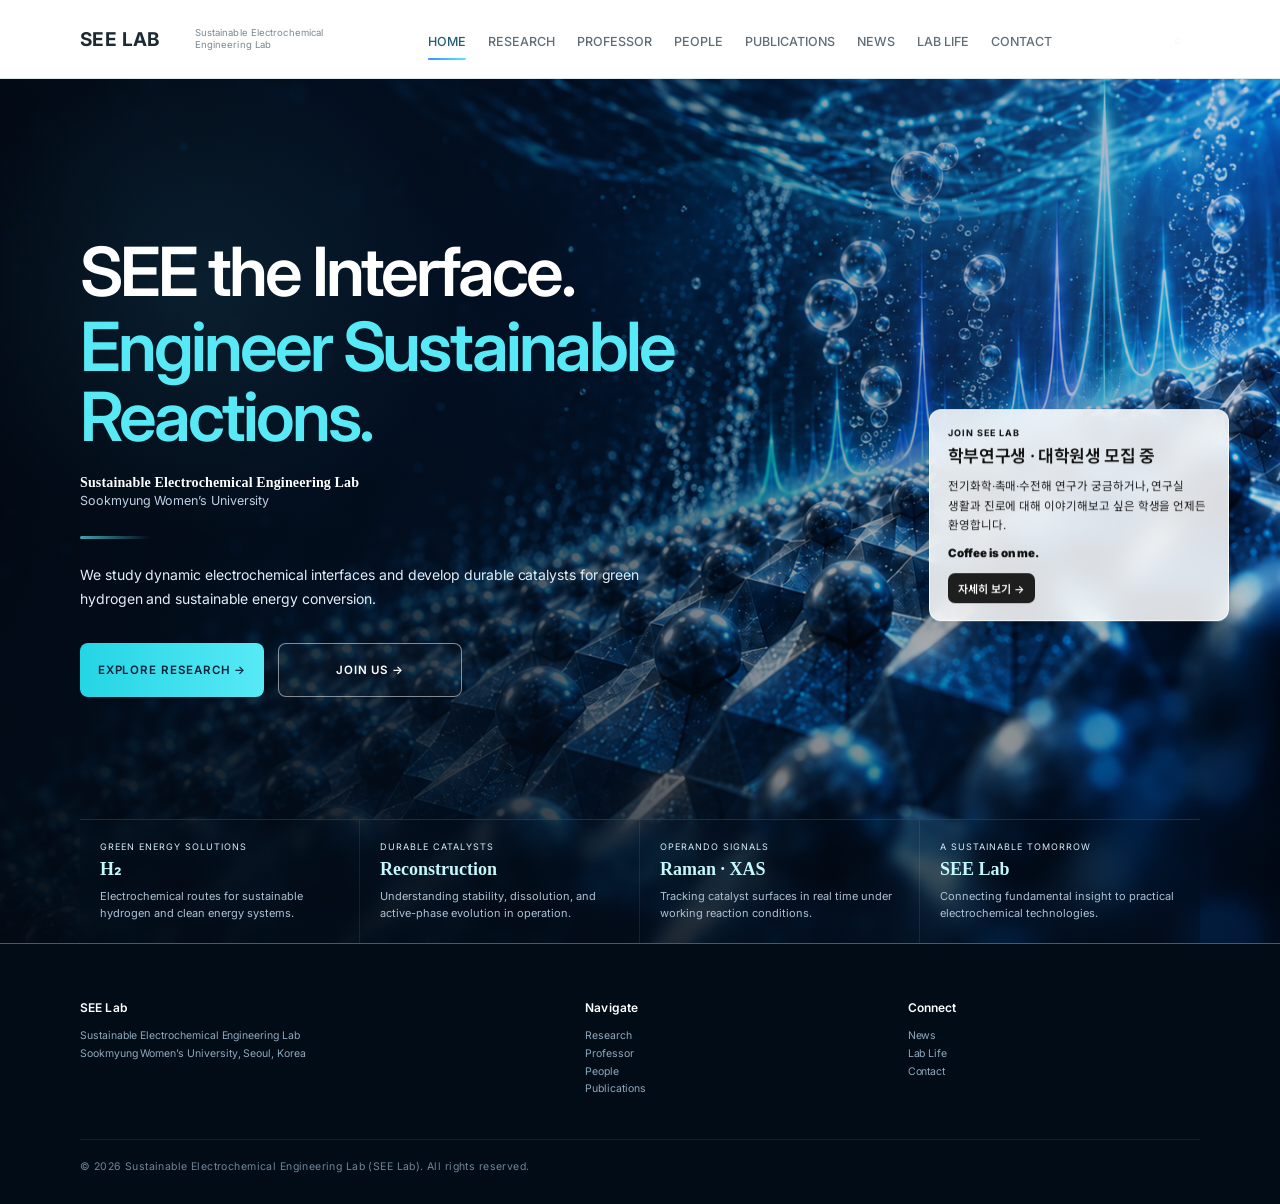
<file: index.html>
<!doctype html>
<html lang="en">
<head>
  <meta charset="utf-8">
  <meta name="viewport" content="width=device-width, initial-scale=1">
  <title>SEE Lab | Sustainable Electrochemical Engineering Lab</title>
  <meta name="description" content="SEE Lab — Sustainable Electrochemical Engineering Lab at Sookmyung Women's University.">
  <link rel="icon" href="assets/favicon.svg" type="image/svg+xml">
  <link rel="stylesheet" href="styles.css">



  <style>
    /* Small recruitment notice on the home hero */
    .hero{position:relative;}

    .student-callout{
      position:absolute;
      z-index:8;
      top:50%;
      right:max(28px,4vw);
      transform:translateY(-48%);
      width:min(330px,28vw);
      padding:20px 21px;
      border:1px solid rgba(255,255,255,.58);
      border-radius:18px;
      background:rgba(255,255,255,.82);
      color:#111;
      box-shadow:0 18px 45px rgba(0,0,0,.18);
      backdrop-filter:blur(12px);
      -webkit-backdrop-filter:blur(12px);
    }

    .student-callout small{
      display:block;
      margin-bottom:7px;
      color:#111;
      font-size:10px;
      font-weight:900;
      letter-spacing:.11em;
    }

    .student-callout h2{
      margin:0 0 9px;
      color:#111;
      font-size:20px;
      line-height:1.35;
      letter-spacing:-.02em;
    }

    .student-callout p{
      margin:0;
      color:#222;
      font-size:12.5px;
      line-height:1.72;
      word-break:keep-all;
    }

    .student-callout .coffee{
      display:block;
      margin-top:10px;
      color:#111;
      font-size:12.5px;
      font-weight:900;
    }

    .student-callout a{
      display:inline-flex;
      margin-top:13px;
      padding:8px 11px;
      border-radius:999px;
      background:rgba(15,15,15,.92);
      color:#fff;
      font-size:11px;
      font-weight:800;
      text-decoration:none;
    }

    .student-callout a:hover{background:#000;}

    @media(max-width:1180px){
      .student-callout{right:24px;width:290px;}
    }

    @media(max-width:980px){
      .student-callout{
        position:relative;
        top:auto;
        right:auto;
        transform:none;
        width:auto;
        margin:28px 24px 0;
        background:rgba(255,255,255,.90);
      }
    }

    @media(max-width:640px){
      .student-callout{margin:22px 16px 0;padding:18px;}
      .student-callout h2{font-size:18px;}
    }
  </style>

  <link rel="stylesheet" href="see-vipl-tune.css">
</head>
<body>
  <header class="site-header">
    <div class="container nav">
      <div class="brand-wrap">
        <a class="brand" href="index.html">SEE LAB</a>
        <div class="brand-sub">Sustainable Electrochemical<br>Engineering Lab</div>
      </div>
      <button class="menu-toggle" aria-label="Open menu" aria-expanded="false">☰</button>
      <nav class="nav-links"><a class="active" href="index.html">Home</a><a href="research.html">Research</a><a href="professor.html">Professor</a><a href="people.html">People</a><a href="publications.html">Publications</a><a href="news.html">News</a><a href="lab-life.html">Lab Life</a><a href="contact.html">Contact</a></nav>
      <div class="search-circle">⌕</div>
    </div>
  </header>

  <main>
    <section class="hero">
      <div class="container hero-inner">
        <div class="hero-content">
          <h1>SEE the Interface.<span>Engineer Sustainable Reactions.</span></h1>
          <p class="hero-lab">Sustainable Electrochemical Engineering Lab</p>
          <p class="hero-uni">Sookmyung Women’s University</p>
          <div class="hero-divider"></div>
          <p class="hero-summary">We study dynamic electrochemical interfaces and develop durable catalysts for green hydrogen and sustainable energy conversion.</p>
          <div class="cta-row">
            <a class="btn primary" href="research.html">Explore Research →</a>
            <a class="btn ghost" href="contact.html">Join Us →</a>
          </div>
        </div>
      </div>

      <aside class="student-callout" aria-label="학생 모집 안내">
        <small>JOIN SEE LAB</small>
        <h2>학부연구생 · 대학원생 모집 중</h2>
        <p>
          전기화학·촉매·수전해 연구가 궁금하거나,
          연구실 생활과 진로에 대해 이야기해보고 싶은 학생을 언제든 환영합니다.
        </p>
        <span class="coffee">Coffee is on me.</span>
        <a href="contact.html">자세히 보기 →</a>
      </aside>

      <div class="hero-metrics container">
        <div class="metric"><small>Green Energy Solutions</small><strong>H₂</strong><span>Electrochemical routes for sustainable hydrogen and clean energy systems.</span></div>
        <div class="metric"><small>Durable Catalysts</small><strong>Reconstruction</strong><span>Understanding stability, dissolution, and active-phase evolution in operation.</span></div>
        <div class="metric"><small>Operando Signals</small><strong>Raman · XAS</strong><span>Tracking catalyst surfaces in real time under working reaction conditions.</span></div>
        <div class="metric"><small>A Sustainable Tomorrow</small><strong>SEE Lab</strong><span>Connecting fundamental insight to practical electrochemical technologies.</span></div>
      </div>
    </section>

  </main>

  <footer class="footer">
    <div class="container">
      <div class="footer-grid">
        <div><h4>SEE Lab</h4><p>Sustainable Electrochemical Engineering Lab<br>Sookmyung Women’s University, Seoul, Korea</p></div>
        <div><h4>Navigate</h4><p><a href="research.html">Research</a><br><a href="professor.html">Professor</a><br><a href="people.html">People</a><br><a href="publications.html">Publications</a></p></div>
        <div><h4>Connect</h4><p><a href="news.html">News</a><br><a href="lab-life.html">Lab Life</a><br><a href="contact.html">Contact</a></p></div>
      </div>
      <div class="copyright">© 2026 Sustainable Electrochemical Engineering Lab (SEE Lab). All rights reserved.</div>
    </div>
  </footer>
  <script src="app.js"></script>
</body>
</html>
</file>
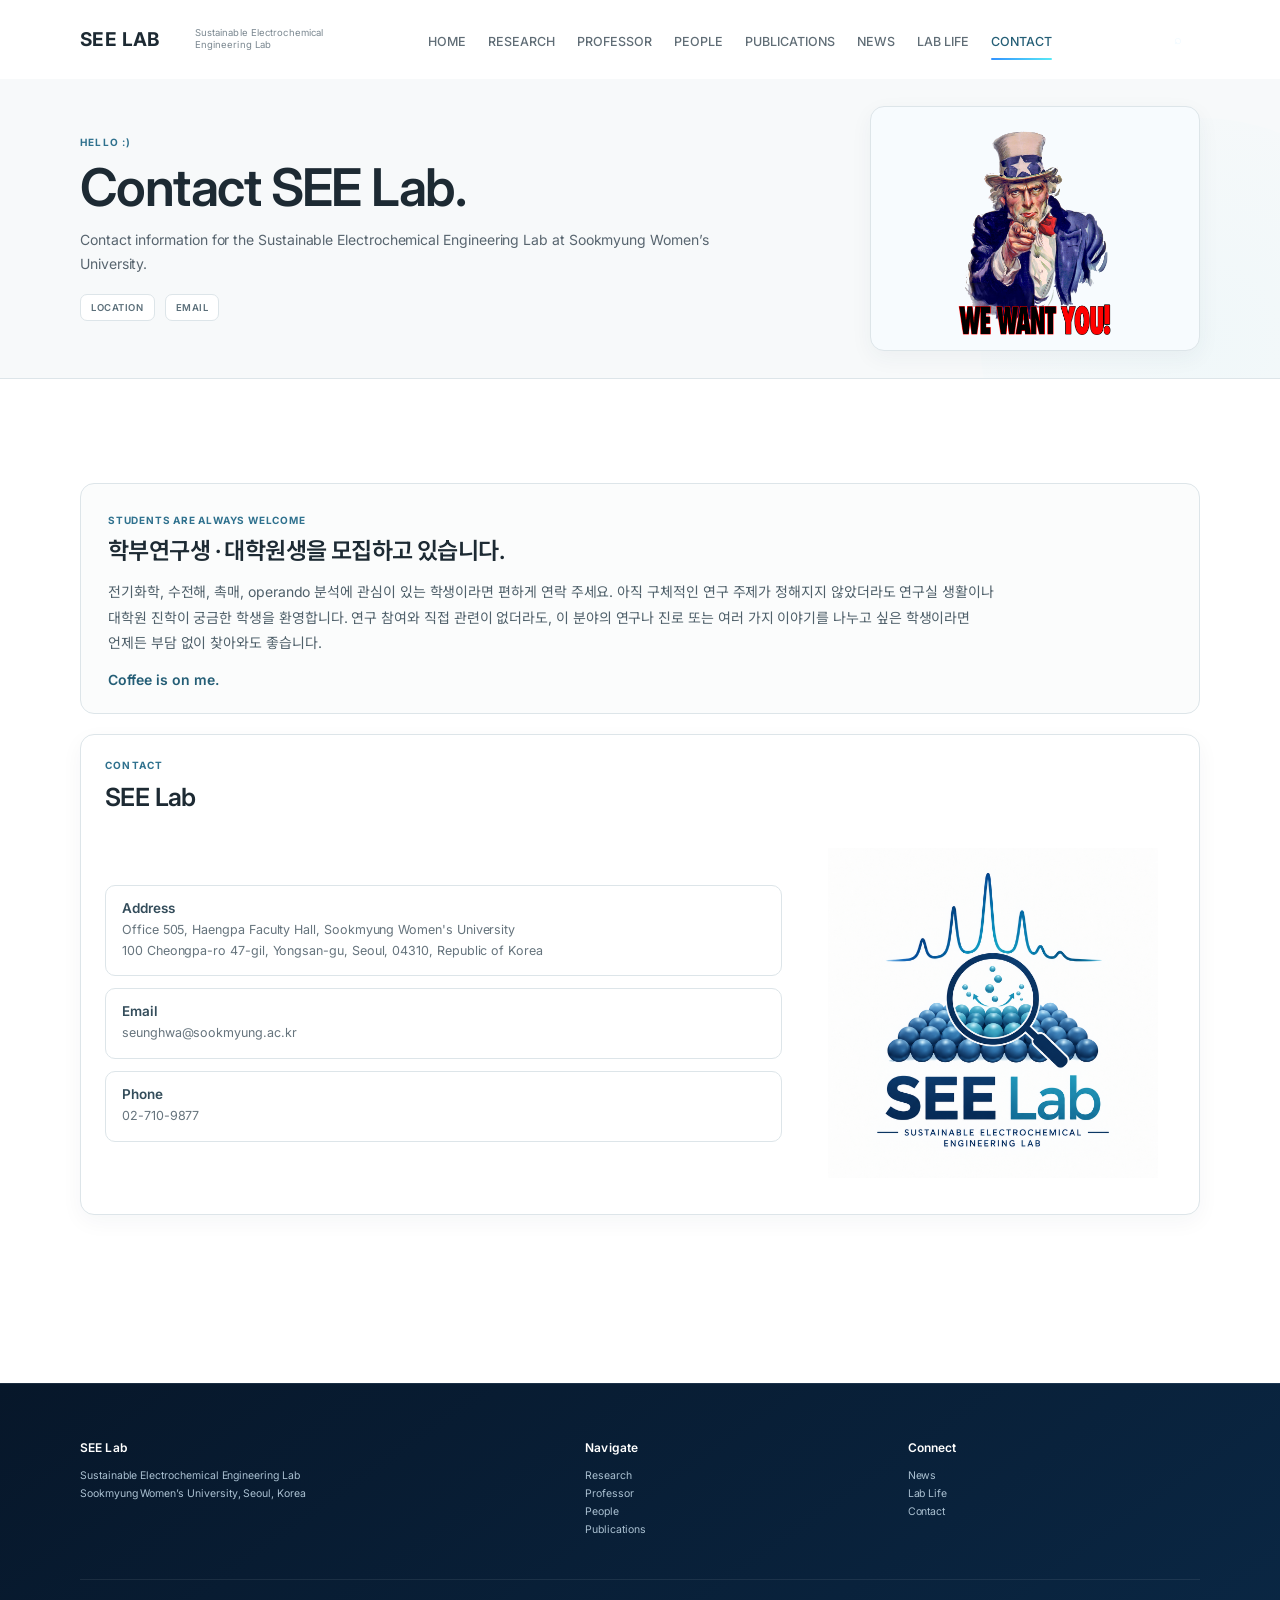
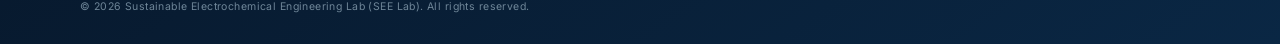
<file: contact.html>
<!doctype html>
<html lang="en">
<head>
  <meta charset="utf-8">
  <meta name="viewport" content="width=device-width, initial-scale=1">

  <title>Contact | SEE Lab</title>
  <meta name="description" content="Contact information for SEE Lab.">

  <link rel="icon" href="assets/favicon.svg" type="image/svg+xml">
  <link rel="stylesheet" href="styles.css">
  <style>
    .sub-hero{
      position:relative;
      overflow:hidden;
      padding:72px 0 76px;
      background:linear-gradient(180deg,#f7fbfe 0%,#eef6fb 100%);
      border-bottom:1px solid #dbe8f1;
    }
    .sub-hero::after{
      content:"";
      position:absolute;
      inset:auto -140px -180px auto;
      width:440px;
      height:440px;
      border-radius:50%;
      background:radial-gradient(circle, rgba(78,214,235,.16), rgba(78,214,235,0));
      pointer-events:none;
    }
    .sub-hero-grid{
      display:grid;
      grid-template-columns:minmax(0,1.15fr) minmax(280px,360px);
      gap:42px;
      align-items:center;
      position:relative;
      z-index:1;
    }
    .sub-hero-copy h1{
      margin:0 0 16px;
      color:#102f4c;
      font-size:clamp(40px,5.4vw,62px);
      line-height:1.04;
      letter-spacing:-.03em;
    }
    .sub-hero-copy p{
      margin:0 0 26px;
      max-width:680px;
      color:#617a90;
      font-size:16px;
      line-height:1.8;
    }
    .sub-hero-badges{
      display:flex;
      flex-wrap:wrap;
      gap:10px;
    }
    .sub-hero-badges span{
      padding:9px 12px;
      border-radius:999px;
      background:#fff;
      border:1px solid #d7e6f0;
      color:#295977;
      font-size:11px;
      font-weight:800;
      letter-spacing:.06em;
      text-transform:uppercase;
      box-shadow:0 8px 20px rgba(16,47,76,.04);
    }
    .sub-hero-visual{
      justify-self:end;
      width:100%;
      max-width:360px;
      overflow:hidden;
      border-radius:28px;
      border:1px solid #d7e5ee;
      background:#fff;
      box-shadow:0 18px 48px rgba(17,60,91,.08);
    }
    .sub-hero-visual img{
      display:block;
      width:100%;
      height:auto;
    }
    .content-wrap{
      padding:30px 0 80px;
    }
    .section-card{
      padding:28px;
      border:1px solid #dbe7f0;
      border-radius:24px;
      background:#fff;
      box-shadow:0 14px 32px rgba(17,60,91,.05);
    }
    .section-card h2{
      margin:0 0 10px;
      color:#14395a;
      font-size:30px;
      line-height:1.16;
      font-family:Georgia,"Times New Roman",serif;
    }
    .section-card .lede{
      margin:0;
      color:#667f94;
      font-size:15px;
      line-height:1.75;
    }
    .grid-3x{
      display:grid;
      grid-template-columns:repeat(3,minmax(0,1fr));
      gap:18px;
      margin-top:24px;
    }
    .grid-2x{
      display:grid;
      grid-template-columns:repeat(2,minmax(0,1fr));
      gap:18px;
      margin-top:24px;
    }
    .info-card{
      padding:22px 20px;
      border:1px solid #dce8f1;
      border-radius:20px;
      background:linear-gradient(180deg,#ffffff,#f9fcfe);
    }
    .info-card small{
      display:block;
      margin-bottom:8px;
      color:#0d72cf;
      font-size:11px;
      font-weight:900;
      letter-spacing:.12em;
      text-transform:uppercase;
    }
    .info-card h3{
      margin:0 0 9px;
      color:#163b5b;
      font-size:22px;
      line-height:1.2;
      font-family:Georgia,"Times New Roman",serif;
    }
    .info-card p,
    .info-card li{
      color:#6a8296;
      font-size:14px;
      line-height:1.68;
    }
    .info-card ul{
      margin:0;
      padding-left:18px;
    }
    .split-panel{
      display:grid;
      grid-template-columns:1.05fr .95fr;
      gap:22px;
      margin-top:24px;
    }
    .soft-panel{
      padding:24px;
      border-radius:22px;
      border:1px solid #dbe8f1;
      background:linear-gradient(145deg,#f7fbfe,#ffffff);
    }
    .soft-panel h3{
      margin:0 0 10px;
      color:#163b5b;
      font-size:22px;
      font-family:Georgia,"Times New Roman",serif;
    }
    .soft-panel p{
      margin:0;
      color:#6a8296;
      font-size:14px;
      line-height:1.72;
    }
    .timeline{
      display:grid;
      gap:14px;
      margin-top:22px;
    }
    .timeline-item{
      display:grid;
      grid-template-columns:110px 1fr;
      gap:16px;
      align-items:start;
      padding:16px 18px;
      border-radius:18px;
      border:1px solid #dce8f1;
      background:#fff;
    }
    .timeline-item .date{
      color:#0d72cf;
      font-size:12px;
      font-weight:900;
      letter-spacing:.1em;
      text-transform:uppercase;
    }
    .timeline-item h4{
      margin:0 0 6px;
      color:#163b5b;
      font-size:18px;
    }
    .timeline-item p{
      margin:0;
      color:#6b8297;
      font-size:14px;
      line-height:1.65;
    }
    .contact-list{
      display:grid;
      gap:12px;
      margin:18px 0 0;
    }
    .contact-item{
      padding:16px 18px;
      border-radius:18px;
      border:1px solid #dce8f1;
      background:#fff;
    }
    .contact-item strong{
      display:block;
      margin-bottom:4px;
      color:#163b5b;
      font-size:15px;
    }
    .contact-item p{
      margin:0;
      color:#6b8297;
      font-size:14px;
      line-height:1.65;
    }
    .cta-band{
      margin-top:26px;
      padding:24px 28px;
      border-radius:24px;
      border:1px solid #dbe8f1;
      background:linear-gradient(90deg,#eef8fd,#ffffff 50%,#eef8fd);
      display:flex;
      justify-content:space-between;
      align-items:center;
      gap:20px;
    }
    .cta-band h3{
      margin:0 0 6px;
      color:#123a5b;
      font-size:24px;
      font-family:Georgia,"Times New Roman",serif;
    }
    .cta-band p{
      margin:0;
      color:#6a8196;
      font-size:14px;
      line-height:1.65;
    }
    .btn-lite{
      display:inline-flex;
      align-items:center;
      justify-content:center;
      padding:12px 18px;
      border-radius:999px;
      border:1px solid #0d72cf;
      background:#0d72cf;
      color:#fff;
      font-weight:800;
      white-space:nowrap;
    }
    @media(max-width:980px){
      .sub-hero-grid,
      .split-panel{
        grid-template-columns:1fr;
      }
      .grid-3x{
        grid-template-columns:1fr;
      }
      .grid-2x{
        grid-template-columns:1fr;
      }
      .timeline-item{
        grid-template-columns:1fr;
      }
      .cta-band{
        flex-direction:column;
        align-items:flex-start;
      }
    }
  
    /* Contact hero image: keep the full artwork visible without cropping */
    .sub-hero-visual{
      background:#f7fbfe;
      display:flex;
      align-items:center;
      justify-content:center;
      padding:20px;
    }

    .sub-hero-visual img{
      width:auto;
      max-width:100%;
      height:auto;
      max-height:300px;
      object-fit:contain;
      object-position:center;
      display:block;
    }

  
    /* Final contact hero layout */
    .sub-hero-grid{
      grid-template-columns:minmax(0,1fr) 330px !important;
      gap:22px !important;
      align-items:center;
    }

    .sub-hero-copy{
      max-width:675px;
    }

    /* Pull the image block left so it sits closer to the text */
    .contact-visual-stack{
      width:330px;
      justify-self:start;
      display:flex;
      flex-direction:column;
      align-items:flex-end;
      gap:14px;
    }

    .contact-visual-stack .sub-hero-visual{
      width:330px !important;
      max-width:330px !important;
      padding:14px !important;
      margin:0 !important;
      justify-self:auto !important;
      background:#f7fbfe;
    }

    .contact-visual-stack .sub-hero-visual img{
      width:auto !important;
      max-width:100% !important;
      height:auto !important;
      max-height:280px !important;
      object-fit:contain !important;
      display:block;
      margin:0 auto;
    }

    /* SEE Lab logo placed directly below, aligned to the lower-right */
    .contact-see-logo{
      width:170px;
      margin-right:6px;
    }

    .contact-see-logo img{
      display:block;
      width:100%;
      height:auto;
      object-fit:contain;
    }

    @media(max-width:980px){
      .sub-hero-grid{
        grid-template-columns:1fr !important;
      }

      .contact-visual-stack{
        width:min(100%,330px);
        justify-self:start;
        align-items:flex-start;
      }

      .contact-visual-stack .sub-hero-visual{
        width:100% !important;
      }

      .contact-see-logo{
        margin-right:0;
      }
    }

    @media(max-width:640px){
      .contact-visual-stack{
        width:min(100%,300px);
      }

      .contact-see-logo{
        width:145px;
      }
    }

  
    /* Lower contact information area with SEE Lab logo on the right */
    .contact-info-logo-row{
      display:grid;
      grid-template-columns:minmax(0,1fr) 365px;
      gap:34px;
      align-items:center;
      margin-top:24px;
    }

    .contact-info-logo-row .contact-list{
      margin-top:0 !important;
    }

    .contact-info-logo{
      display:flex;
      align-items:center;
      justify-content:center;
      padding:12px;
    }

    .contact-info-logo img{
      display:block;
      width:100%;
      max-width:330px;
      height:auto;
      object-fit:contain;
    }

    @media(max-width:820px){
      .contact-info-logo-row{
        grid-template-columns:1fr;
      }

      .contact-info-logo{
        justify-content:flex-start;
        padding-left:0;
      }

      .contact-info-logo img{
        max-width:290px;
      }
    }

  
    /* Korean recruitment / open-door message */
    .student-welcome{
      margin-bottom:24px;
      padding:30px 32px;
      border-radius:24px;
      border:1px solid #d7e6f0;
      background:
        radial-gradient(circle at 92% 18%,rgba(73,205,232,.13),transparent 24%),
        linear-gradient(135deg,#f6fbfe,#ffffff);
      box-shadow:0 14px 32px rgba(17,60,91,.05);
    }

    .student-welcome .ko-label{
      display:inline-flex;
      margin-bottom:10px;
      color:#0d72cf;
      font-size:11px;
      font-weight:900;
      letter-spacing:.08em;
    }

    .student-welcome h2{
      margin:0 0 12px;
      color:#123a5b;
      font-size:28px;
      line-height:1.35;
      letter-spacing:-.025em;
      font-family:inherit;
    }

    .student-welcome p{
      margin:0;
      max-width:900px;
      color:#526e83;
      font-size:15px;
      line-height:1.9;
      word-break:keep-all;
    }

    .student-welcome .coffee-line{
      margin-top:16px;
      color:#142f46;
      font-size:16px;
      font-weight:800;
    }

    .student-welcome .coffee-line span{
      color:#0d72cf;
    }

    @media(max-width:640px){
      .student-welcome{padding:24px 21px;}
      .student-welcome h2{font-size:23px;}
      .student-welcome p{font-size:14px;}
    }

  </style>

  <link rel="stylesheet" href="see-vipl-tune.css">
</head>
<body class="page-light">

<header class="site-header">
  <div class="container nav">
    <div class="brand-wrap">
      <a class="brand" href="index.html">SEE LAB</a>
      <div class="brand-sub">Sustainable Electrochemical<br>Engineering Lab</div>
    </div>
    <button class="menu-toggle" aria-label="Open menu" aria-expanded="false">☰</button>
    <nav class="nav-links">
      <a href="index.html">Home</a>
      <a href="research.html">Research</a>
      <a href="professor.html">Professor</a>
      <a href="people.html">People</a>
      <a href="publications.html">Publications</a>
      <a href="news.html">News</a>
      <a href="lab-life.html">Lab Life</a>
      <a class="active" href="contact.html">Contact</a>
    </nav>
    <div class="search-circle">⌕</div>
  </div>
</header>

<section class="sub-hero">
  <div class="container sub-hero-grid">
    <div class="sub-hero-copy">
      <div class="eyebrow">Hello :)</div>
      <h1>Contact SEE Lab.</h1>
      <p>
        Contact information for the Sustainable Electrochemical Engineering Lab
        at Sookmyung Women’s University.
      </p>
      <div class="sub-hero-badges">
        <span>Location</span>
        <span>Email</span>
      </div>
    </div>
    <div class="contact-visual-stack">
      <div class="sub-hero-visual">
        <img src="assets/contact-we-want-you.png" alt="We want you">
      </div>
    </div>
  </div>
</section>

<main class="content">
  <div class="container content-wrap">


    <section class="student-welcome" aria-label="학생 모집 안내">
      <div class="ko-label">STUDENTS ARE ALWAYS WELCOME</div>
      <h2>학부연구생 · 대학원생을 모집하고 있습니다.</h2>
      <p>
        전기화학, 수전해, 촉매, operando 분석에 관심이 있는 학생이라면 편하게 연락 주세요.
        아직 구체적인 연구 주제가 정해지지 않았더라도 연구실 생활이나 대학원 진학이 궁금한 학생을 환영합니다.
        연구 참여와 직접 관련이 없더라도, 이 분야의 연구나 진로 또는 여러 가지 이야기를 나누고 싶은 학생이라면
        언제든 부담 없이 찾아와도 좋습니다.
      </p>
      <div class="coffee-line"><span>Coffee is on me.</span> </div>
    </section>

    <section class="section-card">
      <div class="eyebrow">Contact</div>
      <h2>SEE Lab</h2>

      <div class="contact-info-logo-row">

        <div class="contact-list">

          <div class="contact-item">
            <strong>Address</strong>
            <p>
              Office 505, Haengpa Faculty Hall, Sookmyung Women's University<br>
              100 Cheongpa-ro 47-gil, Yongsan-gu, Seoul, 04310, Republic of Korea
            </p>
          </div>

          <div class="contact-item">
            <strong>Email</strong>
            <p>
              <a href="mailto:seunghwa@sookmyung.ac.kr">seunghwa@sookmyung.ac.kr</a>
            </p>
          </div>
          
          <div class="contact-item">
            <strong>Phone</strong>
            <p>
              <a href="phoneto:02-710-9877">02-710-9877</a>
            </p>
          </div>
        </div>

        <div class="contact-info-logo">
          <img src="assets/see-lab-full-logo.png" alt="SEE Lab — Sustainable Electrochemical Engineering Lab">
        </div>

      </div>
    </section>

  </div>
</main>

<footer class="footer">
  <div class="container">
    <div class="footer-grid">
      <div>
        <h4>SEE Lab</h4>
        <p>Sustainable Electrochemical Engineering Lab<br>Sookmyung Women’s University, Seoul, Korea</p>
      </div>
      <div>
        <h4>Navigate</h4>
        <p>
          <a href="research.html">Research</a><br>
          <a href="professor.html">Professor</a><br>
          <a href="people.html">People</a><br>
          <a href="publications.html">Publications</a>
        </p>
      </div>
      <div>
        <h4>Connect</h4>
        <p>
          <a href="news.html">News</a><br>
          <a href="lab-life.html">Lab Life</a><br>
          <a href="contact.html">Contact</a>
        </p>
      </div>
    </div>
    <div class="copyright">© 2026 Sustainable Electrochemical Engineering Lab (SEE Lab). All rights reserved.</div>
  </div>
</footer>
<script src="app.js"></script>
</body>
</html>
</file>
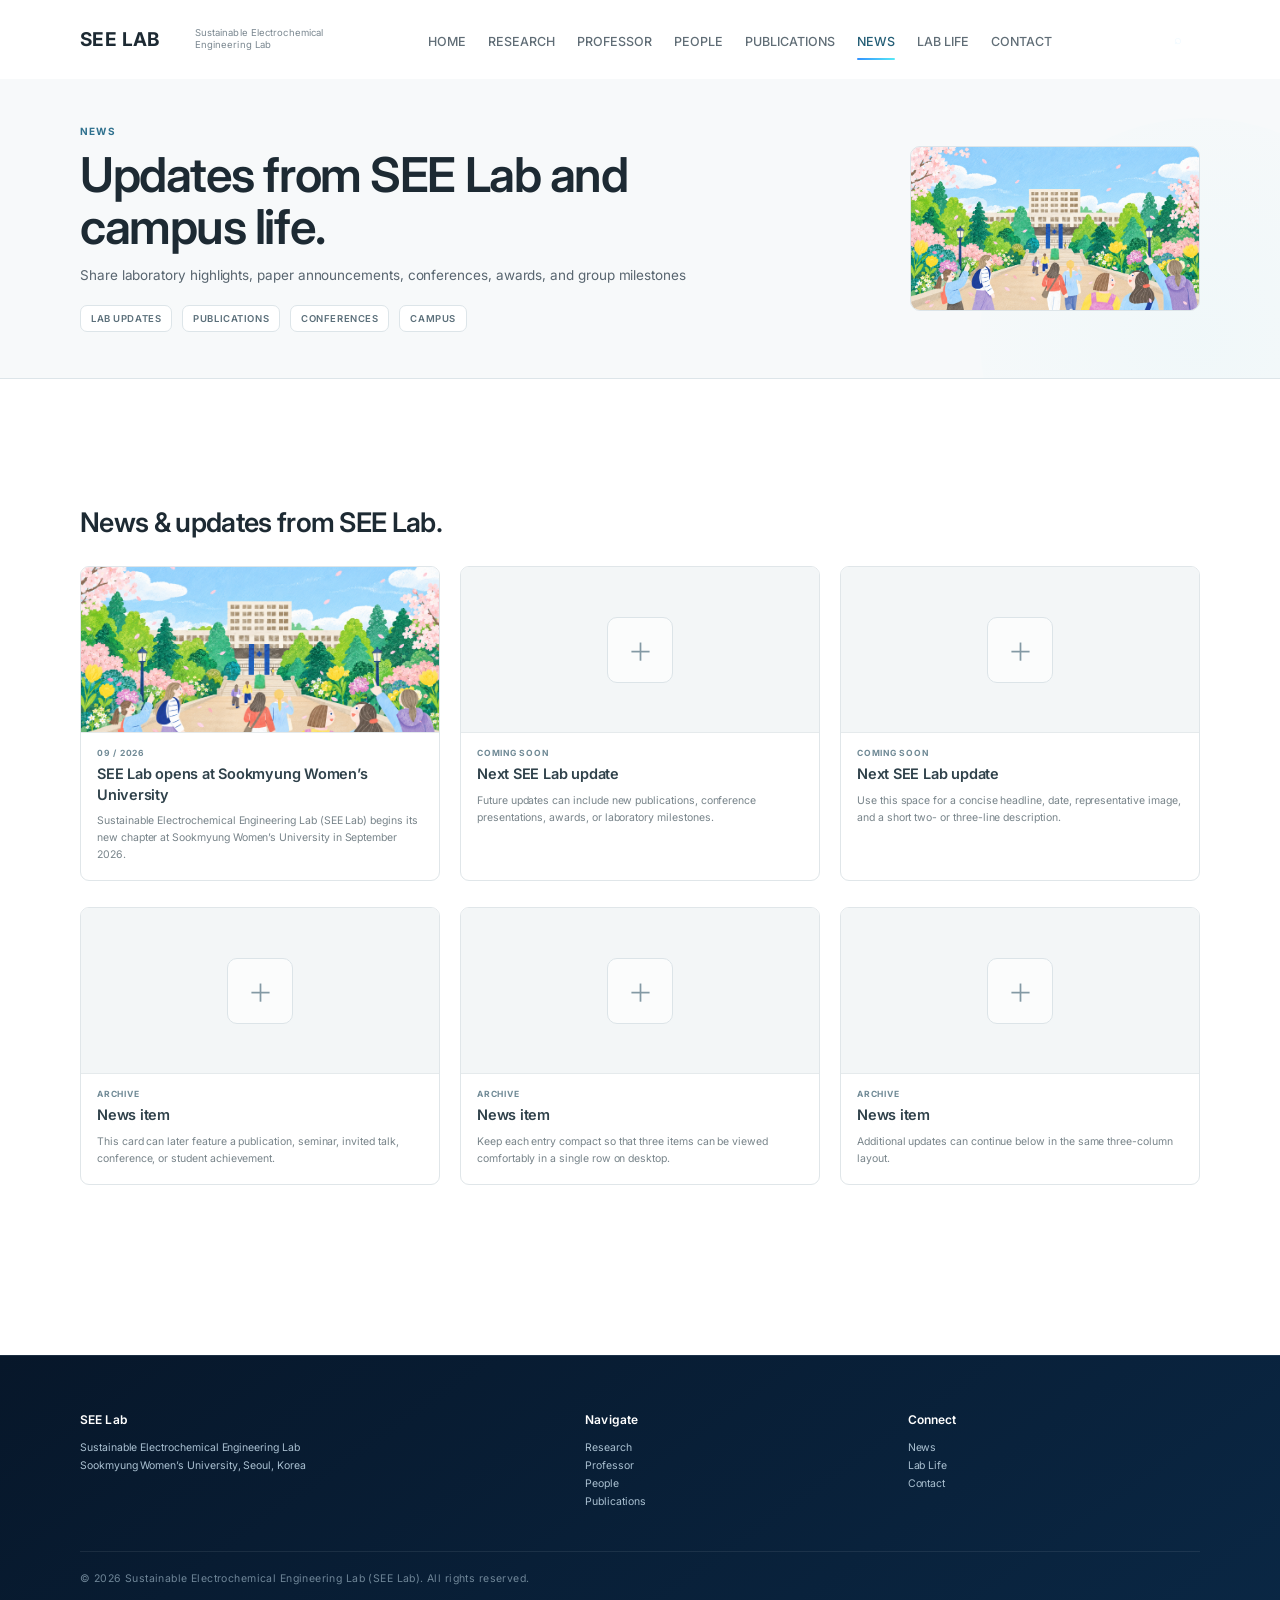
<file: news.html>
<!doctype html>
<html lang="en">
<head>
  <meta charset="utf-8">
  <meta name="viewport" content="width=device-width, initial-scale=1">

  <title>News | SEE Lab</title>
  <meta name="description" content="News and updates from SEE Lab.">

  <link rel="icon" href="assets/favicon.svg" type="image/svg+xml">
  <link rel="stylesheet" href="styles.css">
  <style>
    .sub-hero{
      position:relative;
      overflow:hidden;
      padding:72px 0 76px;
      background:linear-gradient(180deg,#f7fbfe 0%,#eef6fb 100%);
      border-bottom:1px solid #dbe8f1;
    }
    .sub-hero::after{
      content:"";
      position:absolute;
      inset:auto -140px -180px auto;
      width:440px;
      height:440px;
      border-radius:50%;
      background:radial-gradient(circle, rgba(78,214,235,.16), rgba(78,214,235,0));
      pointer-events:none;
    }
    .sub-hero-grid{
      display:grid;
      grid-template-columns:minmax(0,1.05fr) minmax(360px,.95fr);
      gap:42px;
      align-items:center;
      position:relative;
      z-index:1;
    }
    .sub-hero-copy h1{
      margin:0 0 16px;
      color:#102f4c;
      font-size:clamp(40px,5.4vw,62px);
      line-height:1.04;
      letter-spacing:-.03em;
    }
    .sub-hero-copy p{
      margin:0 0 26px;
      max-width:680px;
      color:#617a90;
      font-size:16px;
      line-height:1.8;
    }
    .sub-hero-badges{
      display:flex;
      flex-wrap:wrap;
      gap:10px;
    }
    .sub-hero-badges span{
      padding:9px 12px;
      border-radius:999px;
      background:#fff;
      border:1px solid #d7e6f0;
      color:#295977;
      font-size:11px;
      font-weight:800;
      letter-spacing:.06em;
      text-transform:uppercase;
      box-shadow:0 8px 20px rgba(16,47,76,.04);
    }
    .sub-hero-visual{
      overflow:hidden;
      border-radius:28px;
      border:1px solid #d7e5ee;
      background:#fff;
      box-shadow:0 18px 48px rgba(17,60,91,.08);
    }
    .sub-hero-visual img{
      display:block;
      width:100%;
      height:auto;
    }
    .content-wrap{
      padding:30px 0 80px;
    }
    .section-card{
      padding:28px;
      border:1px solid #dbe7f0;
      border-radius:24px;
      background:#fff;
      box-shadow:0 14px 32px rgba(17,60,91,.05);
    }
    .section-card h2{
      margin:0 0 10px;
      color:#14395a;
      font-size:30px;
      line-height:1.16;
      font-family:Georgia,"Times New Roman",serif;
    }
    .section-card .lede{
      margin:0;
      color:#667f94;
      font-size:15px;
      line-height:1.75;
    }
    .grid-3x{
      display:grid;
      grid-template-columns:repeat(3,minmax(0,1fr));
      gap:18px;
      margin-top:24px;
    }
    .grid-2x{
      display:grid;
      grid-template-columns:repeat(2,minmax(0,1fr));
      gap:18px;
      margin-top:24px;
    }
    .info-card{
      padding:22px 20px;
      border:1px solid #dce8f1;
      border-radius:20px;
      background:linear-gradient(180deg,#ffffff,#f9fcfe);
    }
    .info-card small{
      display:block;
      margin-bottom:8px;
      color:#0d72cf;
      font-size:11px;
      font-weight:900;
      letter-spacing:.12em;
      text-transform:uppercase;
    }
    .info-card h3{
      margin:0 0 9px;
      color:#163b5b;
      font-size:22px;
      line-height:1.2;
      font-family:Georgia,"Times New Roman",serif;
    }
    .info-card p,
    .info-card li{
      color:#6a8296;
      font-size:14px;
      line-height:1.68;
    }
    .info-card ul{
      margin:0;
      padding-left:18px;
    }
    .split-panel{
      display:grid;
      grid-template-columns:1.05fr .95fr;
      gap:22px;
      margin-top:24px;
    }
    .soft-panel{
      padding:24px;
      border-radius:22px;
      border:1px solid #dbe8f1;
      background:linear-gradient(145deg,#f7fbfe,#ffffff);
    }
    .soft-panel h3{
      margin:0 0 10px;
      color:#163b5b;
      font-size:22px;
      font-family:Georgia,"Times New Roman",serif;
    }
    .soft-panel p{
      margin:0;
      color:#6a8296;
      font-size:14px;
      line-height:1.72;
    }
    .timeline{
      display:grid;
      gap:14px;
      margin-top:22px;
    }
    .timeline-item{
      display:grid;
      grid-template-columns:110px 1fr;
      gap:16px;
      align-items:start;
      padding:16px 18px;
      border-radius:18px;
      border:1px solid #dce8f1;
      background:#fff;
    }
    .timeline-item .date{
      color:#0d72cf;
      font-size:12px;
      font-weight:900;
      letter-spacing:.1em;
      text-transform:uppercase;
    }
    .timeline-item h4{
      margin:0 0 6px;
      color:#163b5b;
      font-size:18px;
    }
    .timeline-item p{
      margin:0;
      color:#6b8297;
      font-size:14px;
      line-height:1.65;
    }
    .contact-list{
      display:grid;
      gap:12px;
      margin:18px 0 0;
    }
    .contact-item{
      padding:16px 18px;
      border-radius:18px;
      border:1px solid #dce8f1;
      background:#fff;
    }
    .contact-item strong{
      display:block;
      margin-bottom:4px;
      color:#163b5b;
      font-size:15px;
    }
    .contact-item p{
      margin:0;
      color:#6b8297;
      font-size:14px;
      line-height:1.65;
    }
    .cta-band{
      margin-top:26px;
      padding:24px 28px;
      border-radius:24px;
      border:1px solid #dbe8f1;
      background:linear-gradient(90deg,#eef8fd,#ffffff 50%,#eef8fd);
      display:flex;
      justify-content:space-between;
      align-items:center;
      gap:20px;
    }
    .cta-band h3{
      margin:0 0 6px;
      color:#123a5b;
      font-size:24px;
      font-family:Georgia,"Times New Roman",serif;
    }
    .cta-band p{
      margin:0;
      color:#6a8196;
      font-size:14px;
      line-height:1.65;
    }
    .btn-lite{
      display:inline-flex;
      align-items:center;
      justify-content:center;
      padding:12px 18px;
      border-radius:999px;
      border:1px solid #0d72cf;
      background:#0d72cf;
      color:#fff;
      font-weight:800;
      white-space:nowrap;
    }
    @media(max-width:980px){
      .sub-hero-grid,
      .split-panel{
        grid-template-columns:1fr;
      }
      .grid-3x{
        grid-template-columns:1fr;
      }
      .grid-2x{
        grid-template-columns:1fr;
      }
      .timeline-item{
        grid-template-columns:1fr;
      }
      .cta-band{
        flex-direction:column;
        align-items:flex-start;
      }
    }
  
    .news-grid{
      display:grid;
      grid-template-columns:repeat(3,minmax(0,1fr));
      gap:20px;
      margin-top:26px;
    }

    .news-card{
      overflow:hidden;
      border:1px solid #dbe7f0;
      border-radius:22px;
      background:#fff;
      box-shadow:0 14px 34px rgba(17,60,91,.06);
    }

    .news-image{
      height:190px;
      display:flex;
      align-items:center;
      justify-content:center;
      overflow:hidden;
      background:linear-gradient(145deg,#f1f8fc,#eaf4fa);
      border-bottom:1px solid #dbe7f0;
    }

    .news-image img{
      width:100%;
      height:100%;
      object-fit:cover;
      display:block;
    }

    .news-placeholder{
      width:96px;
      height:96px;
      border-radius:24px;
      display:grid;
      place-items:center;
      background:#fff;
      border:1px solid #cfe1ec;
      color:#0d72cf;
      font-size:38px;
      box-shadow:0 8px 24px rgba(17,60,91,.06);
    }

    .news-body{
      padding:18px 19px 20px;
    }

    .news-date{
      display:block;
      margin-bottom:8px;
      color:#0d72cf;
      font-size:11px;
      font-weight:900;
      letter-spacing:.12em;
      text-transform:uppercase;
    }

    .news-card h3{
      margin:0 0 9px;
      color:#163b5b;
      font-size:22px;
      line-height:1.22;
      font-family:Georgia,"Times New Roman",serif;
    }

    .news-card p{
      margin:0;
      color:#6a8296;
      font-size:14px;
      line-height:1.7;
    }

    @media(max-width:1050px){
      .news-grid{
        grid-template-columns:repeat(2,minmax(0,1fr));
      }
    }

    @media(max-width:720px){
      .news-grid{
        grid-template-columns:1fr;
      }

      .news-image{
        height:200px;
      }
    }

  </style>

  <link rel="stylesheet" href="see-vipl-tune.css">
</head>
<body class="page-light news-page">

<header class="site-header">
  <div class="container nav">
    <div class="brand-wrap">
      <a class="brand" href="index.html">SEE LAB</a>
      <div class="brand-sub">Sustainable Electrochemical<br>Engineering Lab</div>
    </div>
    <button class="menu-toggle" aria-label="Open menu" aria-expanded="false">☰</button>
    <nav class="nav-links">
      <a href="index.html">Home</a>
      <a href="research.html">Research</a>
      <a href="professor.html">Professor</a>
      <a href="people.html">People</a>
      <a href="publications.html">Publications</a>
      <a class="active" href="news.html">News</a>
      <a href="lab-life.html">Lab Life</a>
      <a href="contact.html">Contact</a>
    </nav>
    <div class="search-circle">⌕</div>
  </div>
</header>

<section class="sub-hero">
  <div class="container sub-hero-grid">
    <div class="sub-hero-copy">
      <div class="eyebrow">News</div>
      <h1>Updates from SEE Lab and campus life.</h1>
      <p>
        Share laboratory highlights, paper announcements, conferences, awards, and group milestones
      </p>
      <div class="sub-hero-badges">
        <span>Lab Updates</span>
        <span>Publications</span>
        <span>Conferences</span>
        <span>Campus</span>
      </div>
    </div>
    <div class="sub-hero-visual">
      <img src="assets/news-hero-campus.png" alt="Illustrated Sookmyung-style campus scene for the SEE Lab news page.">
    </div>
  </div>
</section>

<main class="content">
  <div class="container content-wrap">

    <section class="section-card">
      <div class="eyebrow"></div>
      <h2>News &amp; updates from SEE Lab.</h2>
      <p class="lede">
      </p>

      <div class="news-grid">

        <article class="news-card">
          <div class="news-image">
            <img src="assets/news-hero-campus.png" alt="Sookmyung Women's University campus illustration">
          </div>
          <div class="news-body">
            <span class="news-date">09 / 2026</span>
            <h3>SEE Lab opens at Sookmyung Women’s University</h3>
            <p>
              Sustainable Electrochemical Engineering Lab (SEE Lab) begins its new chapter
              at Sookmyung Women’s University in September 2026.
            </p>
          </div>
        </article>

        <article class="news-card">
          <div class="news-image">
            <div class="news-placeholder">＋</div>
          </div>
          <div class="news-body">
            <span class="news-date">Coming Soon</span>
            <h3>Next SEE Lab update</h3>
            <p>
              Future updates can include new publications, conference presentations,
              awards, or laboratory milestones.
            </p>
          </div>
        </article>

        <article class="news-card">
          <div class="news-image">
            <div class="news-placeholder">＋</div>
          </div>
          <div class="news-body">
            <span class="news-date">Coming Soon</span>
            <h3>Next SEE Lab update</h3>
            <p>
              Use this space for a concise headline, date, representative image,
              and a short two- or three-line description.
            </p>
          </div>
        </article>

        <article class="news-card">
          <div class="news-image">
            <div class="news-placeholder">＋</div>
          </div>
          <div class="news-body">
            <span class="news-date">Archive</span>
            <h3>News item</h3>
            <p>
              This card can later feature a publication, seminar, invited talk,
              conference, or student achievement.
            </p>
          </div>
        </article>

        <article class="news-card">
          <div class="news-image">
            <div class="news-placeholder">＋</div>
          </div>
          <div class="news-body">
            <span class="news-date">Archive</span>
            <h3>News item</h3>
            <p>
              Keep each entry compact so that three items can be viewed comfortably
              in a single row on desktop.
            </p>
          </div>
        </article>

        <article class="news-card">
          <div class="news-image">
            <div class="news-placeholder">＋</div>
          </div>
          <div class="news-body">
            <span class="news-date">Archive</span>
            <h3>News item</h3>
            <p>
              Additional updates can continue below in the same three-column layout.
            </p>
          </div>
        </article>

      </div>
      </div>
    </section>

  </div>
</main>

<footer class="footer">
  <div class="container">
    <div class="footer-grid">
      <div>
        <h4>SEE Lab</h4>
        <p>Sustainable Electrochemical Engineering Lab<br>Sookmyung Women’s University, Seoul, Korea</p>
      </div>
      <div>
        <h4>Navigate</h4>
        <p>
          <a href="research.html">Research</a><br>
          <a href="professor.html">Professor</a><br>
          <a href="people.html">People</a><br>
          <a href="publications.html">Publications</a>
        </p>
      </div>
      <div>
        <h4>Connect</h4>
        <p>
          <a href="news.html">News</a><br>
          <a href="lab-life.html">Lab Life</a><br>
          <a href="contact.html">Contact</a>
        </p>
      </div>
    </div>
    <div class="copyright">© 2026 Sustainable Electrochemical Engineering Lab (SEE Lab). All rights reserved.</div>
  </div>
</footer>
<script src="app.js"></script>
</body>
</html>
</file>
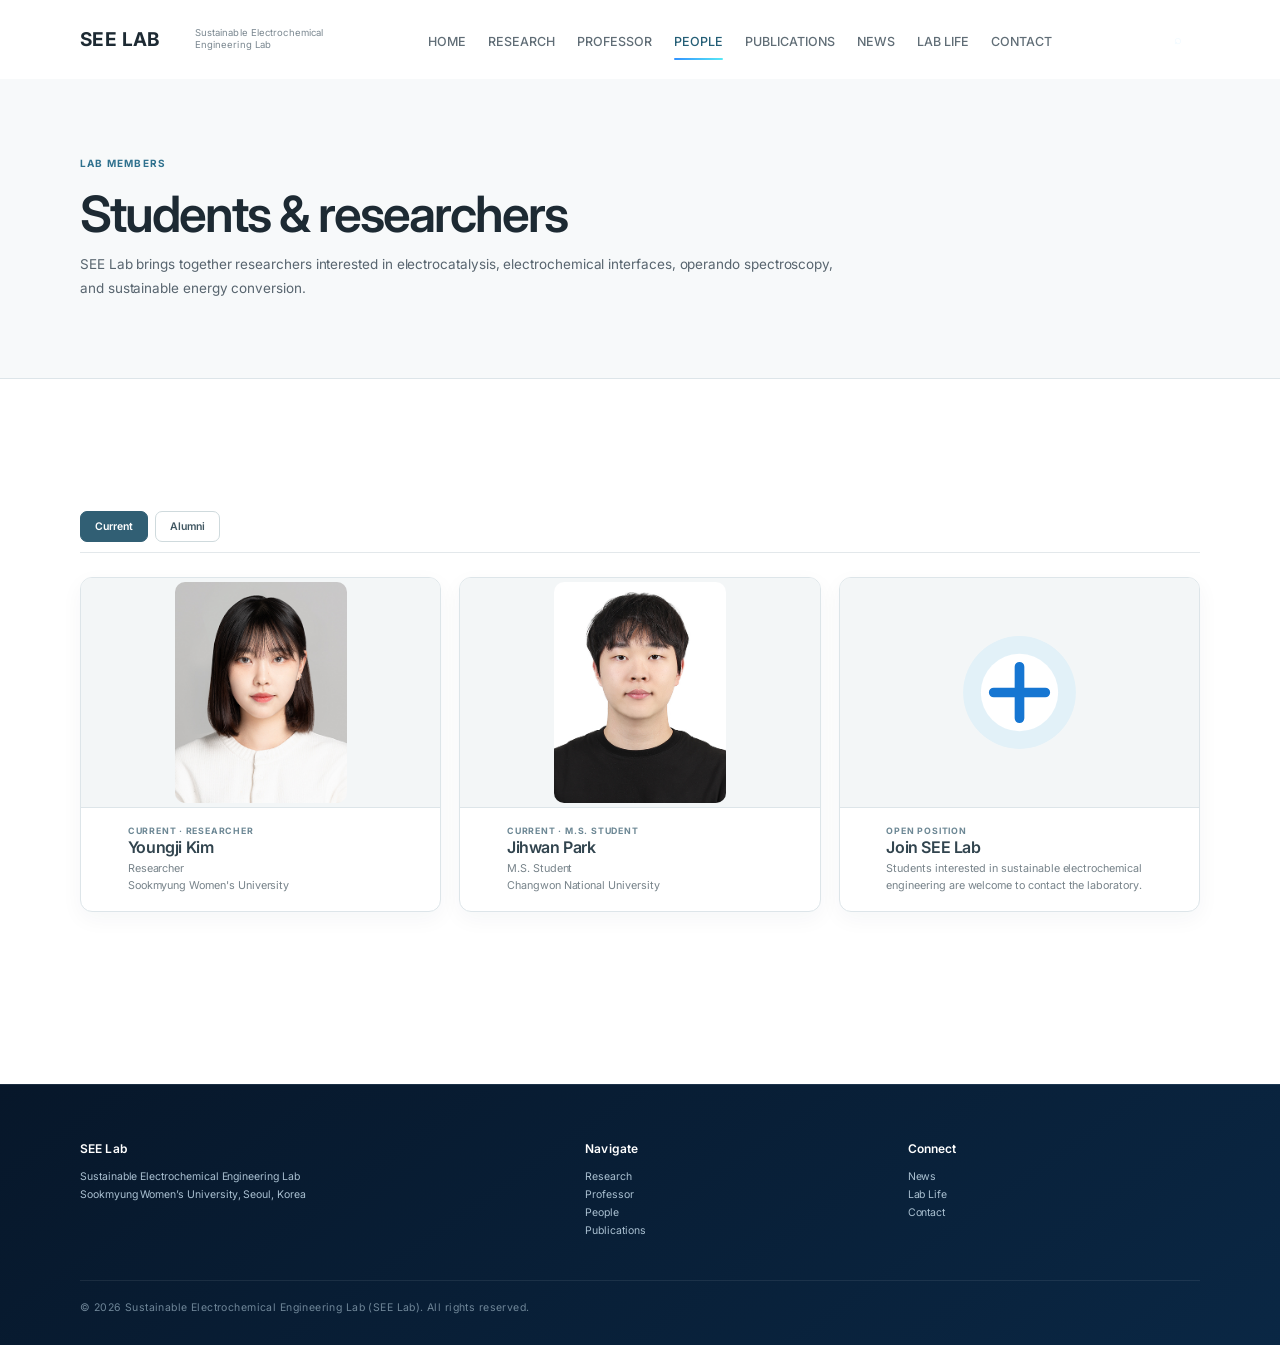
<file: people.html>
<!doctype html>
<html lang="en">
<head>
  <meta charset="utf-8">
  <meta name="viewport" content="width=device-width, initial-scale=1">
  <title>People | SEE Lab</title>
  <meta name="description" content="People at SEE Lab">
  <link rel="icon" href="assets/favicon.svg" type="image/svg+xml">
  <link rel="stylesheet" href="styles.css">

  <style>
    /* People-page-only additions.
       Global size, header, spacing, fonts and footer remain controlled by styles.css. */

    .people-tabs{
      display:flex;
      gap:10px;
      margin:34px 0 30px;
      padding-bottom:12px;
      border-bottom:1px solid #dbe7f1;
    }

    .people-tab{
      appearance:none;
      border:1px solid #cbddea;
      background:#fff;
      color:#315b7b;
      padding:11px 24px;
      border-radius:999px;
      font-size:13px;
      font-weight:800;
      letter-spacing:.04em;
      cursor:pointer;
      transition:.2s ease;
    }

    .people-tab:hover{
      border-color:#7eb7e8;
      color:#0e67bb;
      transform:translateY(-1px);
    }

    .people-tab.active{
      color:#fff;
      border-color:#0e6fc8;
      background:linear-gradient(90deg,#0f5fae,#1d7dd8);
      box-shadow:0 10px 24px rgba(15,95,174,.14);
    }

    .people-panel{display:none;}
    .people-panel.active{display:block;}

    /* Current members */
    .member-card{
      padding:0;
      overflow:hidden;
    }

    .member-visual{
      height:268px;
      display:flex;
      align-items:center;
      justify-content:center;
      padding:4px;
      background:
        radial-gradient(circle at 78% 20%,rgba(88,233,246,.14),transparent 22%),
        linear-gradient(145deg,#f7fbfe,#edf5fb);
      border-bottom:1px solid #dbe7f1;
      overflow:hidden;
    }

    .member-visual svg{
      width:145px;
      height:145px;
      display:block;
    }

    .member-info{
      width:84%;
      margin:0 auto;
      padding:10px 0 13px;
      background:#fff;
    }

    .member-role{
      font-size:9.5px;
      font-weight:800;
      letter-spacing:.11em;
      text-transform:uppercase;
      color:#0e73d8;
      margin-bottom:1px;
    }

    .member-info h3{
      margin:3px 0 4px;
      line-height:1.12;
    }

    .member-affiliation{
      margin:0;
      color:#5a738a;
      font-size:12.5px;
      line-height:1.38;
    }

    /* Alumni: two people per row */
    .alumni-grid{
      display:grid;
      grid-template-columns:repeat(2,minmax(0,1fr));
      gap:24px;
    }

    .alumni-card{
      background:#fff;
      border:1px solid #dbe7f1;
      border-radius:22px;
      overflow:hidden;
      box-shadow:0 14px 38px rgba(17,60,96,.08);
    }

    .alumni-photos{
      display:grid;
      grid-template-columns:1fr 1fr;
      gap:12px;
      padding:12px 12px 0;
      background:#fff;
    }

    .alumni-photo-block{
      display:flex;
      flex-direction:column;
      min-width:0;
    }

    .alumni-photo{
      height:238px;
      display:flex;
      align-items:center;
      justify-content:center;
      padding:5px;
      background:#f8fbfe;
      border:1px solid #dbe7f1;
      border-radius:16px;
      overflow:hidden;
    }

    .alumni-photo img{
      width:100%;
      height:100%;
      object-fit:contain;
      object-position:center;
      display:block;
      border-radius:10px;
      transform:scale(1.03);
    }

    .alumni-photo.caricature img{
      object-fit:contain;
      object-position:center;
      padding:4px;
      background:#f8fbfe;
    }

    .alumni-photo svg{
      width:96px;
      height:96px;
      display:block;
    }

    .photo-caption{
      margin-top:7px;
      text-align:center;
      font-size:10px;
      font-weight:800;
      letter-spacing:.10em;
      text-transform:uppercase;
      color:#668197;
    }

    .alumni-info{
      width:86%;
      margin:0 auto;
      padding:10px 0 13px;
    }

    .alumni-info h3{
      font-family:Georgia,'Times New Roman',serif;
      font-size:24px;
      color:#10263f;
      margin:3px 0 4px;
    }

    .alumni-info p{
      margin:0;
      color:#5a738a;
      font-size:12.5px;
      line-height:1.4;
    }

    .alumni-meta{
      font-size:9.5px;
      font-weight:800;
      letter-spacing:.12em;
      text-transform:uppercase;
      color:#0e73d8;
    }

    @media(max-width:800px){
      .alumni-grid{
        grid-template-columns:1fr;
      }
    }

    @media(max-width:640px){
      .people-tabs{gap:8px;}
      .people-tab{flex:1;padding:10px 15px;}
      .member-visual{height:242px;}
      .alumni-photo{height:205px;}
    }
  
    .member-visual img{
      width:auto;
      height:100%;
      max-width:290px;
      max-height:258px;
      object-fit:contain;
      object-position:center;
      display:block;
      border-radius:10px;
    }

  
    /* Final alumni image treatment */
    .alumni-photo{
      height:238px;
      padding:6px;
      background:#fff;
    }

    .alumni-photo img{
      width:100%;
      height:100%;
      object-fit:contain;
      object-position:center;
      transform:none;
      border-radius:10px;
      background:#fff;
    }

    .alumni-photo.caricature img{
      width:100%;
      height:100%;
      object-fit:contain;
      object-position:center;
      padding:2px;
      background:#fff;
    }

    .photo-caption{
      margin-top:5px;
    }

    @media(max-width:640px){
      .alumni-photo{height:205px;}
    }

  </style>
  <link rel="stylesheet" href="see-vipl-tune.css">
</head>

<body class="page-light people-page">

<header class="site-header">
  <div class="container nav">
    <div class="brand-wrap">
      <a class="brand" href="index.html">SEE LAB</a>
      <div class="brand-sub">Sustainable Electrochemical<br>Engineering Lab</div>
    </div>

    <button class="menu-toggle" aria-label="Open menu" aria-expanded="false">☰</button>

    <nav class="nav-links">
      <a href="index.html">Home</a>
      <a href="research.html">Research</a>
      <a href="professor.html">Professor</a>
      <a class="active" href="people.html">People</a>
      <a href="publications.html">Publications</a>
      <a href="news.html">News</a>
      <a href="lab-life.html">Lab Life</a>
      <a href="contact.html">Contact</a>
    </nav>

    <div class="search-circle">⌕</div>
  </div>
</header>



<section class="uniform-page-hero people-page-hero">
  <div class="container">
    <div class="eyebrow">Lab Members</div>
    <h1>Students & researchers</h1>
    <p>
      SEE Lab brings together researchers interested in electrocatalysis,
      electrochemical interfaces, operando spectroscopy, and sustainable energy conversion.
    </p>
  </div>
</section>

<main class="content">
  <div class="container people-content">

    <div class="people-tabs" role="tablist" aria-label="Lab member category">
      <button class="people-tab active"
              type="button"
              role="tab"
              aria-selected="true"
              data-target="current-panel">
        Current
      </button>

      <button class="people-tab"
              type="button"
              role="tab"
              aria-selected="false"
              data-target="alumni-panel">
        Alumni
      </button>
    </div>

    <!-- CURRENT -->
    <section id="current-panel" class="people-panel active" role="tabpanel">
      <div class="grid-3">

        <article class="card member-card">
          <div class="member-visual">
            <img src="assets/youngji-kim.jpg" alt="Youngji Kim">
          </div>
          <div class="member-info">
            <div class="member-role">Current · Researcher</div>
            <h3>Youngji Kim</h3>
            <p class="member-affiliation">
              Researcher<br>
              Sookmyung Women's University
            </p>
          </div>
        </article>

        <article class="card member-card">
          <div class="member-visual">
            <img src="assets/jihwan-park.jpg" alt="Jihwan Park">
          </div>
          <div class="member-info">
            <div class="member-role">Current · M.S. Student</div>
            <h3>Jihwan Park</h3>
            <p class="member-affiliation">
              M.S. Student<br>
              Changwon National University
            </p>
          </div>
        </article>

        <article class="card member-card">
          <div class="member-visual">
            <svg viewBox="0 0 180 180" aria-hidden="true">
              <circle cx="90" cy="90" r="70" fill="#e2f1f8"/>
              <circle cx="90" cy="90" r="48" fill="#fff"/>
              <path d="M90 58v64M58 90h64" stroke="#1676d2" stroke-width="12" stroke-linecap="round"/>
            </svg>
          </div>
          <div class="member-info">
            <div class="member-role">Open Position</div>
            <h3>Join SEE Lab</h3>
            <p class="member-affiliation">
              Students interested in sustainable electrochemical engineering
              are welcome to contact the laboratory.
            </p>
          </div>
        </article>

      </div>
    </section>

    <!-- ALUMNI -->
    <section id="alumni-panel" class="people-panel" role="tabpanel">
      <div class="alumni-grid">

        <article class="alumni-card">
          <div class="alumni-photos">
            <div class="alumni-photo-block">
              <div class="alumni-photo">
                <img src="assets/youngji-kim-alumni.png" alt="Youngji Kim alumni photo">
              </div>
              <div class="photo-caption"></div>
            </div>

            <div class="alumni-photo-block">
              <div class="alumni-photo caricature">
                <img src="assets/youngji-kim-caricature.jpg" alt="Youngji Kim caricature">
              </div>
              <div class="photo-caption"></div>
            </div>
          </div>

          <div class="alumni-info">
            <div class="alumni-meta">Master Degree</div>
            <h3>Youngji Kim</h3>
            <p>Researcher at Sookmyung Women's University</p>
          </div>
        </article>

        <article class="alumni-card">
          <div class="alumni-photos">
            <div class="alumni-photo-block">
              <div class="alumni-photo">
                <img src="assets/seungjoon-ha.jpg" alt="Seungjoon Ha photo">
              </div>
              <div class="photo-caption"></div>
            </div>

            <div class="alumni-photo-block">
              <div class="alumni-photo caricature">
                <img src="assets/seungjoon-ha-caricature.png" alt="Seungjoon Ha caricature">
              </div>
              <div class="photo-caption"></div>
            </div>
          </div>

          <div class="alumni-info">
            <div class="alumni-meta">Master Degree</div>
            <h3>Seungjoon Ha</h3>
            <p>(주)에스알</p>
          </div>
        </article>

        <article class="alumni-card">
          <div class="alumni-photos">
            <div class="alumni-photo-block">
              <div class="alumni-photo">
                <img src="assets/yeongeun-jang.jpg" alt="Yeongeun Jang photo">
              </div>
              <div class="photo-caption"></div>
            </div>

            <div class="alumni-photo-block">
              <div class="alumni-photo caricature">
                <img src="assets/yeongeun-jang-caricature.jpg" alt="Yeongeun Jang caricature">
              </div>
              <div class="photo-caption"></div>
            </div>
          </div>

          <div class="alumni-info">
            <div class="alumni-meta">Master Degree</div>
            <h3>Yeongeun Jang</h3>
            <p>(주)eu-tech</p>
          </div>
        </article>

      </div>
    </section>

  </div>
</main>

<footer class="footer">
  <div class="container">
    <div class="footer-grid">
      <div>
        <h4>SEE Lab</h4>
        <p>
          Sustainable Electrochemical Engineering Lab<br>
          Sookmyung Women’s University, Seoul, Korea
        </p>
      </div>

      <div>
        <h4>Navigate</h4>
        <p>
          <a href="research.html">Research</a><br>
          <a href="professor.html">Professor</a><br>
          <a href="people.html">People</a><br>
          <a href="publications.html">Publications</a>
        </p>
      </div>

      <div>
        <h4>Connect</h4>
        <p>
          <a href="news.html">News</a><br>
          <a href="lab-life.html">Lab Life</a><br>
          <a href="contact.html">Contact</a>
        </p>
      </div>
    </div>

    <div class="copyright">
      © 2026 Sustainable Electrochemical Engineering Lab (SEE Lab). All rights reserved.
    </div>
  </div>
</footer>

<script src="app.js"></script>

<script>
  const peopleTabs = document.querySelectorAll('.people-tab');
  const peoplePanels = document.querySelectorAll('.people-panel');

  peopleTabs.forEach(tab => {
    tab.addEventListener('click', () => {
      peopleTabs.forEach(item => {
        item.classList.remove('active');
        item.setAttribute('aria-selected', 'false');
      });

      peoplePanels.forEach(panel => panel.classList.remove('active'));

      tab.classList.add('active');
      tab.setAttribute('aria-selected', 'true');
      document.getElementById(tab.dataset.target).classList.add('active');
    });
  });
</script>

</body>
</html>
</file>
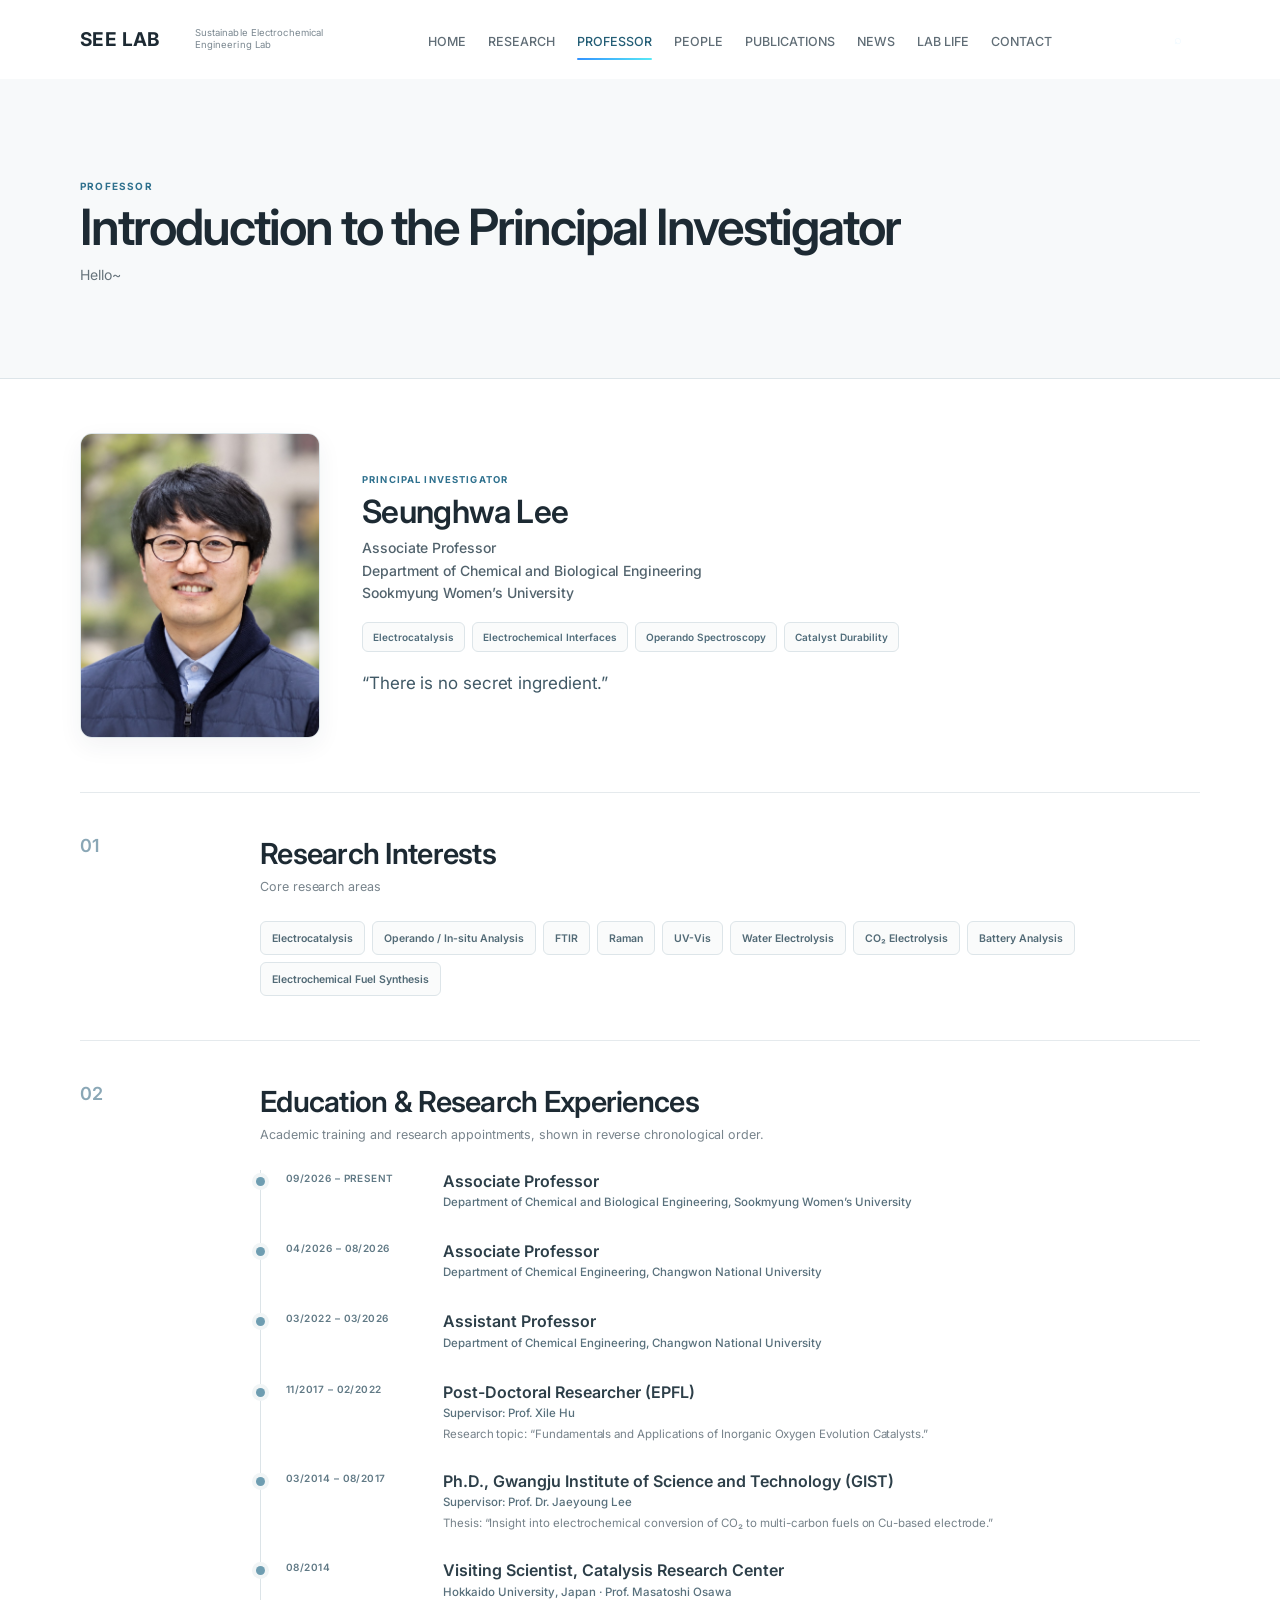
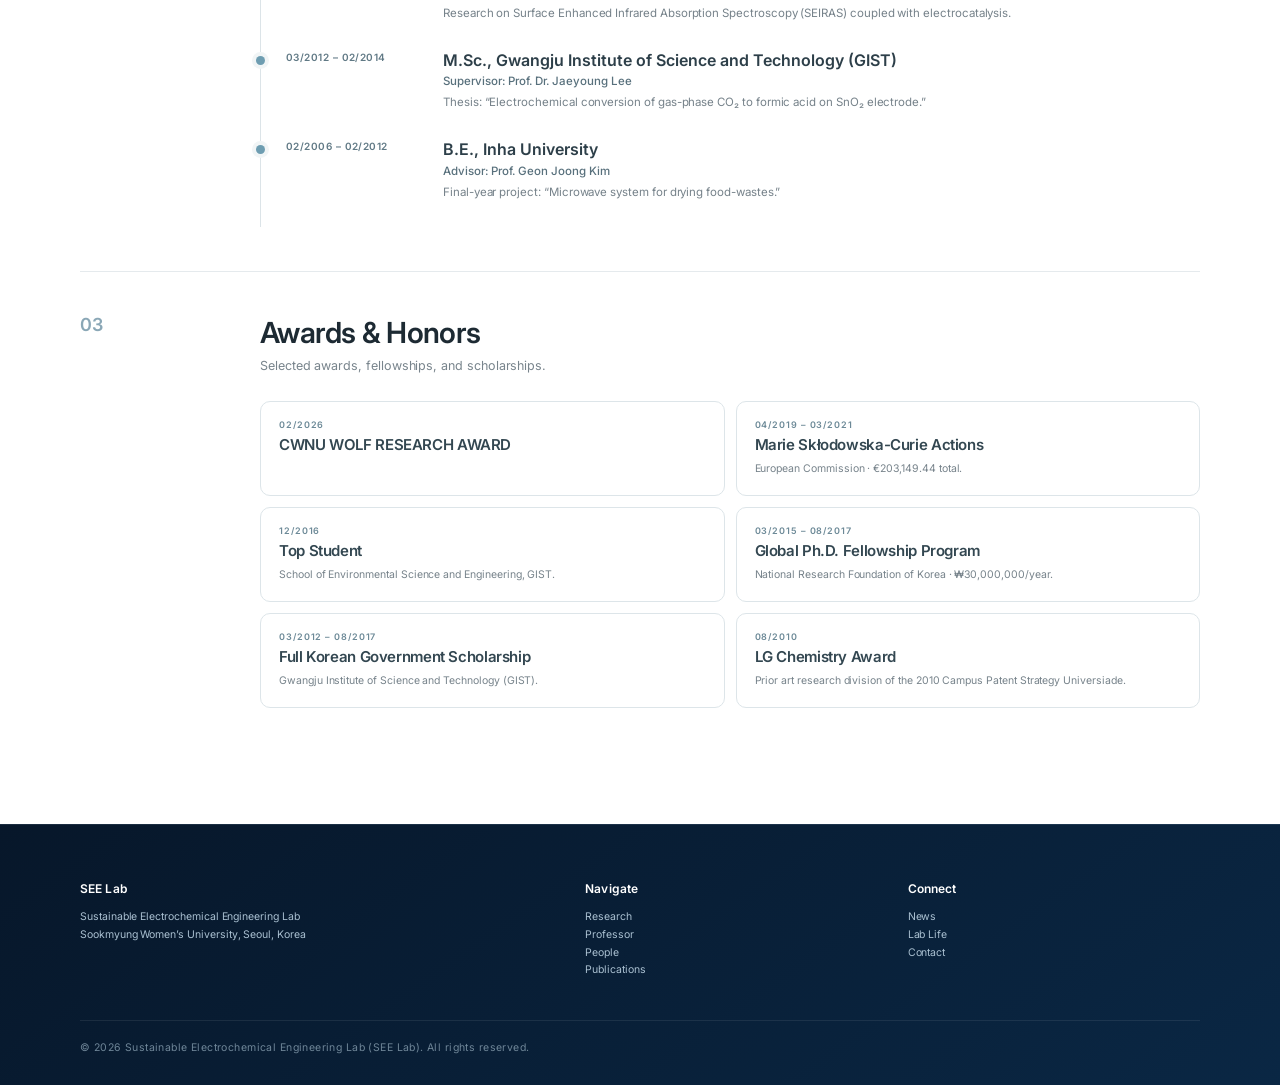
<file: professor.html>
<!doctype html>
<html lang="en">
<head>
  <meta charset="utf-8">
  <meta name="viewport" content="width=device-width, initial-scale=1">
  <title>Professor | SEE Lab</title>
  <meta name="description" content="Professor Seunghwa Lee — research interests, education and research experience, awards and honors.">
  <link rel="icon" href="assets/favicon.svg" type="image/svg+xml">
  <link rel="stylesheet" href="styles.css">
  <style>
    .cv-content{padding:72px 0 96px;background:linear-gradient(180deg,#f8fbfe 0%,#eef6fb 100%)}
    .cv-profile{display:grid;grid-template-columns:280px 1fr;gap:48px;align-items:center;margin-bottom:64px}
    .cv-photo{height:350px;border-radius:24px;overflow:hidden;background:#e9f1f7;border:1px solid #d4e2ec;box-shadow:0 20px 52px rgba(15,64,101,.14)}
    .cv-photo img{width:100%;height:100%;object-fit:cover;object-position:center 34%}
    .cv-name .cv-label{font-size:12px;font-weight:800;letter-spacing:.16em;text-transform:uppercase;color:#0d78c9;margin-bottom:13px}
    .cv-position{font-family:Georgia,'Times New Roman',serif;font-size:38px;line-height:1.12;letter-spacing:-.02em;color:#10263f;margin:0 0 9px}
    .cv-affiliation{font-size:16px;line-height:1.55;color:#4e6d86;margin:0 0 22px;font-weight:650}
    .cv-keywords{display:flex;flex-wrap:wrap;gap:8px;margin:0 0 22px}
    .cv-keyword{display:inline-flex;align-items:center;min-height:34px;padding:0 12px;border-radius:999px;background:#fff;border:1px solid #d5e5ef;color:#165581;font-size:12px;font-weight:800;box-shadow:0 5px 14px rgba(23,78,119,.05)}
    .cv-name .cv-quote{font-family:Georgia,'Times New Roman',serif;font-size:24px;line-height:1.48;color:#214a6d;margin:0;max-width:760px}

    .cv-section{padding:56px 0;border-top:1px solid #d8e6ef}
    .cv-section:first-of-type{border-top:0;padding-top:0}
    .cv-section-head{display:grid;grid-template-columns:220px 1fr;gap:40px;align-items:start;margin-bottom:30px}
    .cv-section-head .num{font-family:Georgia,'Times New Roman',serif;font-size:34px;line-height:1;color:#1681d4}
    .cv-section-head h2{font-family:Georgia,'Times New Roman',serif;font-size:42px;line-height:1.12;color:#10263f;margin:0 0 8px}
    .cv-section-head p{margin:0;color:#647d92;font-size:15px;line-height:1.72}

    .interest-grid{display:flex;flex-wrap:wrap;gap:11px;margin-left:260px}
    .interest-chip{display:inline-flex;align-items:center;min-height:42px;padding:0 16px;border-radius:999px;background:#fff;border:1px solid #d5e5ef;color:#16466f;font-size:13px;font-weight:750;box-shadow:0 7px 20px rgba(23,78,119,.05)}

    .timeline{margin-left:260px;display:grid;gap:0;border-left:2px solid #d4e5ef}
    .timeline-row{display:grid;grid-template-columns:150px 1fr;gap:26px;position:relative;padding:0 0 30px 30px}
    .timeline-row:last-child{padding-bottom:0}
    .timeline-row::before{content:'';position:absolute;left:-7px;top:7px;width:12px;height:12px;border-radius:50%;background:#1f83d2;box-shadow:0 0 0 5px #e8f4fb}
    .timeline-date{font-size:12px;font-weight:850;letter-spacing:.06em;color:#1475bd;text-transform:uppercase;padding-top:2px}
    .timeline-main strong{display:block;font-family:Georgia,'Times New Roman',serif;font-size:22px;line-height:1.35;color:#17334c;margin-bottom:3px}
    .timeline-main .institution{font-size:14px;font-weight:750;color:#426987;margin-bottom:7px}
    .timeline-main p{margin:0;color:#60788d;font-size:14px;line-height:1.7;max-width:790px}

    .awards{margin-left:260px;display:grid;grid-template-columns:1fr 1fr;gap:16px}
    .award-card{background:#fff;border:1px solid #dbe8f1;border-radius:18px;padding:21px 22px;box-shadow:0 10px 28px rgba(21,70,106,.05)}
    .award-year{font-size:11px;font-weight:850;letter-spacing:.10em;text-transform:uppercase;color:#137bc6;margin-bottom:7px}
    .award-card h3{font-family:Georgia,'Times New Roman',serif;font-size:21px;line-height:1.35;color:#17334c;margin:0 0 6px}
    .award-card p{margin:0;color:#657c90;font-size:13px;line-height:1.65}

    @media(max-width:900px){
      .cv-profile{grid-template-columns:220px 1fr;gap:32px}.cv-photo{height:300px}.cv-position{font-size:34px}
      .cv-section-head{grid-template-columns:1fr;gap:8px}.interest-grid,.timeline,.awards{margin-left:0}.cv-section-head .num{font-size:25px}
    }
    @media(max-width:640px){
      .cv-content{padding:52px 0 72px}.cv-profile{grid-template-columns:1fr;gap:24px;margin-bottom:48px}.cv-photo{width:min(100%,320px);height:390px}
      .cv-position{font-size:32px}.cv-name .cv-quote{font-size:21px}.cv-section{padding:44px 0}.cv-section-head h2{font-size:36px}
      .timeline-row{grid-template-columns:1fr;gap:5px;padding-left:24px}.awards{grid-template-columns:1fr}
    }
  </style>
  <link rel="stylesheet" href="see-vipl-tune.css">
</head>
<body class="page-light professor-page">
<header class="site-header"><div class="container nav"><div class="brand-wrap"><a class="brand" href="index.html">SEE LAB</a><div class="brand-sub">Sustainable Electrochemical<br>Engineering Lab</div></div><button class="menu-toggle" aria-label="Open menu" aria-expanded="false">☰</button><nav class="nav-links"><a href="index.html">Home</a><a href="research.html">Research</a><a class="active" href="professor.html">Professor</a><a href="people.html">People</a><a href="publications.html">Publications</a><a href="news.html">News</a><a href="lab-life.html">Lab Life</a><a href="contact.html">Contact</a></nav><div class="search-circle">⌕</div></div></header>

<section class="page-hero professor-page-hero">
  <div class="container">
    <div class="eyebrow">Professor</div>
    <h1>Introduction to the Principal Investigator</h1>
    <p>Hello~</p>
  </div>
</section>

<main class="cv-content">
  <div class="container">
    <section class="cv-profile reveal">
      <div class="cv-photo"><img src="assets/professor-seunghwa-lee.jpg" alt="Seunghwa Lee"></div>
      <div class="cv-name">
        <div class="cv-label">Principal Investigator</div>
        <h2 class="cv-position">Seunghwa Lee</h2>
        <p class="cv-affiliation">
          Associate Professor<br>
          Department of Chemical and Biological Engineering<br>
          Sookmyung Women’s University
        </p>

        <div class="cv-keywords" aria-label="Research keywords">
          <span class="cv-keyword">Electrocatalysis</span>
          <span class="cv-keyword">Electrochemical Interfaces</span>
          <span class="cv-keyword">Operando Spectroscopy</span>
          <span class="cv-keyword">Catalyst Durability</span>
        </div>

        <p class="cv-quote">
          “There is no secret ingredient.” 
        </p>
      </div>
    </section>

    <section class="cv-section reveal">
      <div class="cv-section-head">
        <div class="num">01</div>
        <div>
          <h2>Research Interests</h2>
          <p>Core research areas</p>
        </div>
      </div>
      <div class="interest-grid">
        <span class="interest-chip">Electrocatalysis</span>
        <span class="interest-chip">Operando / In-situ Analysis</span>
        <span class="interest-chip">FTIR</span>
        <span class="interest-chip">Raman</span>
        <span class="interest-chip">UV-Vis</span>
        <span class="interest-chip">Water Electrolysis</span>
        <span class="interest-chip">CO₂ Electrolysis</span>
        <span class="interest-chip">Battery Analysis</span>
        <span class="interest-chip">Electrochemical Fuel Synthesis</span>
      </div>
    </section>

    <section class="cv-section reveal">
      <div class="cv-section-head">
        <div class="num">02</div>
        <div>
          <h2>Education & Research Experiences</h2>
          <p>Academic training and research appointments, shown in reverse chronological order.</p>
        </div>
      </div>
      <div class="timeline">
        <div class="timeline-row"><div class="timeline-date">09/2026 – Present</div><div class="timeline-main"><strong>Associate Professor</strong><div class="institution">Department of Chemical and Biological Engineering, Sookmyung Women’s University</div></div></div>
        <div class="timeline-row"><div class="timeline-date">04/2026 – 08/2026</div><div class="timeline-main"><strong>Associate Professor</strong><div class="institution">Department of Chemical Engineering, Changwon National University</div></div></div>
        <div class="timeline-row"><div class="timeline-date">03/2022 – 03/2026</div><div class="timeline-main"><strong>Assistant Professor</strong><div class="institution">Department of Chemical Engineering, Changwon National University</div></div></div>
        <div class="timeline-row"><div class="timeline-date">11/2017 – 02/2022</div><div class="timeline-main"><strong>Post-Doctoral Researcher (EPFL)</strong><div class="institution">Supervisor: Prof. Xile Hu</div><p>Research topic: “Fundamentals and Applications of Inorganic Oxygen Evolution Catalysts.”</p></div></div>
        <div class="timeline-row"><div class="timeline-date">03/2014 – 08/2017</div><div class="timeline-main"><strong>Ph.D., Gwangju Institute of Science and Technology (GIST)</strong><div class="institution">Supervisor: Prof. Dr. Jaeyoung Lee</div><p>Thesis: “Insight into electrochemical conversion of CO₂ to multi-carbon fuels on Cu-based electrode.”</p></div></div>
        <div class="timeline-row"><div class="timeline-date">08/2014</div><div class="timeline-main"><strong>Visiting Scientist, Catalysis Research Center</strong><div class="institution">Hokkaido University, Japan · Prof. Masatoshi Osawa</div><p>Research on Surface Enhanced Infrared Absorption Spectroscopy (SEIRAS) coupled with electrocatalysis.</p></div></div>
        <div class="timeline-row"><div class="timeline-date">03/2012 – 02/2014</div><div class="timeline-main"><strong>M.Sc., Gwangju Institute of Science and Technology (GIST)</strong><div class="institution">Supervisor: Prof. Dr. Jaeyoung Lee</div><p>Thesis: “Electrochemical conversion of gas-phase CO₂ to formic acid on SnO₂ electrode.”</p></div></div>
        <div class="timeline-row"><div class="timeline-date">02/2006 – 02/2012</div><div class="timeline-main"><strong>B.E., Inha University</strong><div class="institution">Advisor: Prof. Geon Joong Kim</div><p>Final-year project: “Microwave system for drying food-wastes.”</p></div></div>
      </div>
    </section>

    <section class="cv-section reveal">
      <div class="cv-section-head">
        <div class="num">03</div>
        <div>
          <h2>Awards & Honors</h2>
          <p>Selected awards, fellowships, and scholarships.</p>
        </div>
      </div>
      <div class="awards">
        <article class="award-card"><div class="award-year">02/2026</div><h3>CWNU WOLF RESEARCH AWARD</h3></article>
        <article class="award-card"><div class="award-year">04/2019 – 03/2021</div><h3>Marie Skłodowska-Curie Actions</h3><p>European Commission · €203,149.44 total.</p></article>
        <article class="award-card"><div class="award-year">12/2016</div><h3>Top Student</h3><p>School of Environmental Science and Engineering, GIST.</p></article>
        <article class="award-card"><div class="award-year">03/2015 – 08/2017</div><h3>Global Ph.D. Fellowship Program</h3><p>National Research Foundation of Korea · ₩30,000,000/year.</p></article>
        <article class="award-card"><div class="award-year">03/2012 – 08/2017</div><h3>Full Korean Government Scholarship</h3><p>Gwangju Institute of Science and Technology (GIST).</p></article>
        <article class="award-card"><div class="award-year">08/2010</div><h3>LG Chemistry Award</h3><p>Prior art research division of the 2010 Campus Patent Strategy Universiade.</p></article>
      </div>
    </section>
  </div>
</main>

<footer class="footer"><div class="container"><div class="footer-grid"><div><h4>SEE Lab</h4><p>Sustainable Electrochemical Engineering Lab<br>Sookmyung Women’s University, Seoul, Korea</p></div><div><h4>Navigate</h4><p><a href="research.html">Research</a><br><a href="professor.html">Professor</a><br><a href="people.html">People</a><br><a href="publications.html">Publications</a></p></div><div><h4>Connect</h4><p><a href="news.html">News</a><br><a href="lab-life.html">Lab Life</a><br><a href="contact.html">Contact</a></p></div></div><div class="copyright">© 2026 Sustainable Electrochemical Engineering Lab (SEE Lab). All rights reserved.</div></div></footer>
<script src="app.js"></script>
</body>
</html>
</file>
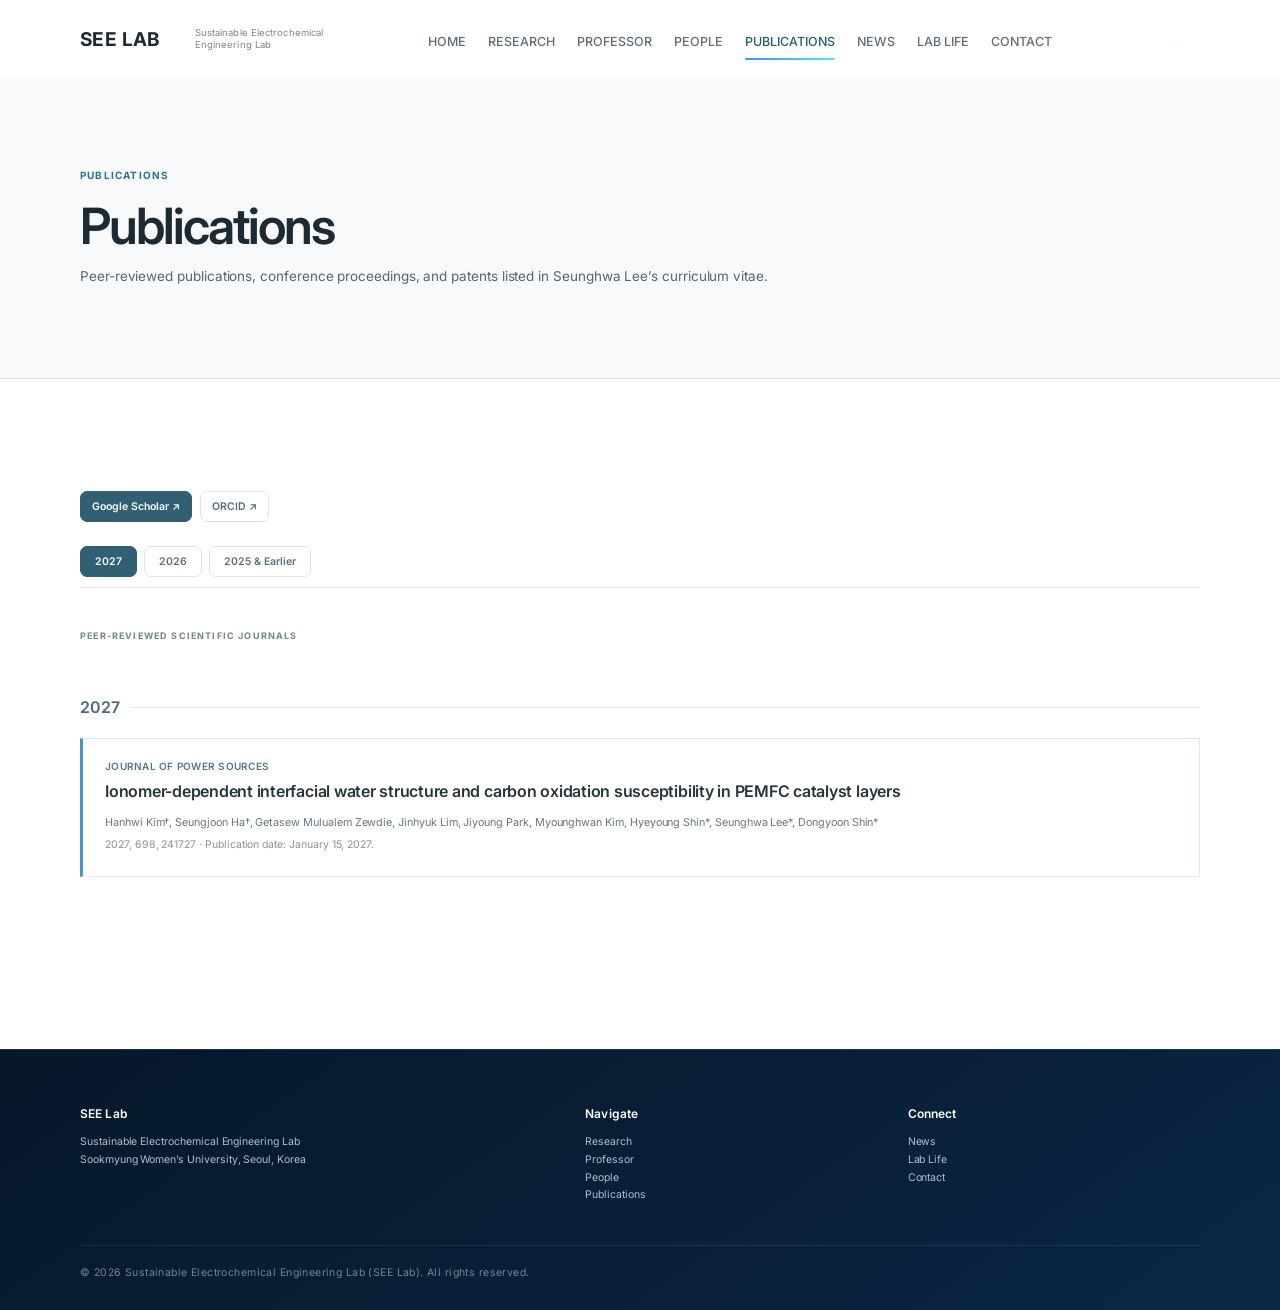
<file: publications.html>
<!DOCTYPE html>

<html lang="en">
<head>
<meta charset="utf-8"/>
<meta content="width=device-width, initial-scale=1" name="viewport"/>
<title>Publications | SEE Lab</title>
<meta content="Publications from SEE Lab" name="description"/>
<link href="assets/favicon.svg" rel="icon" type="image/svg+xml"/>
<link href="styles.css" rel="stylesheet"/>
<style>
    .pub-links {
      display:flex; flex-wrap:wrap; gap:12px; margin:0 0 34px;
    }
    .pub-link {
      display:inline-flex; align-items:center; gap:10px;
      padding:12px 18px; border-radius:999px;
      border:1px solid #cbddeb; background:#fff;
      color:#0b3a66; font-weight:800; font-size:13px;
      letter-spacing:.02em; box-shadow:0 8px 22px rgba(13,63,105,.06);
      transition:.2s ease;
    }
    .pub-link:hover {
      transform:translateY(-1px); border-color:#7fb8e8;
      box-shadow:0 12px 26px rgba(13,63,105,.10);
    }
    .pub-link.primary {
      background:linear-gradient(90deg,#0f5fae,#1d7dd8);
      color:#fff; border-color:transparent;
    }
    .page-intro {
      margin:0 0 26px;
    }
    .page-intro h1 {
      margin:0 0 10px; font-family:Georgia,'Times New Roman',serif;
      font-size:clamp(36px,4vw,54px); color:#0a2b4b; letter-spacing:-.025em;
    }
    .page-intro p {
      margin:0; max-width:820px; color:#60788d; line-height:1.75;
    }
    .year-divider {
      display:flex; align-items:center; gap:14px; margin:34px 0 14px;
    }
    .year-divider::after {
      content:""; height:1px; flex:1; background:#dce8f2;
    }
    .year-divider span {
      font-family:Georgia,'Times New Roman',serif; font-size:24px;
      color:#0f5fae; font-weight:700;
    }
    .pub .authors { margin-top:8px; color:#37556f; }
    .pub .citation { margin-top:4px; color:#6f8497; }
    .section-label {
      margin:54px 0 16px; padding-top:4px;
      font-size:12px; font-weight:900; letter-spacing:.16em;
      text-transform:uppercase; color:#0f6fc4;
    }
      .pub-list{opacity:1 !important;transform:none !important;}
  
    .publication-tabs{
      display:flex;
      gap:10px;
      margin:30px 0 28px;
      padding-bottom:12px;
      border-bottom:1px solid #dce8f2;
    }
    .publication-tab{
      appearance:none;
      border:1px solid #cbddeb;
      background:#fff;
      color:#234866;
      padding:11px 24px;
      border-radius:999px;
      font-weight:800;
      font-size:13px;
      letter-spacing:.03em;
      cursor:pointer;
      transition:.2s ease;
    }
    .publication-tab:hover{
      border-color:#7fb8e8;
      color:#0e5fae;
      transform:translateY(-1px);
    }
    .publication-tab.active{
      color:#fff;
      border-color:transparent;
      background:linear-gradient(90deg,#0f5fae,#1d7dd8);
      box-shadow:0 10px 24px rgba(15,95,174,.16);
    }
    .publication-panel{display:none;}
    .publication-panel.active{display:block;}
    @media(max-width:640px){
      .publication-tabs{gap:8px;}
      .publication-tab{flex:1;padding:10px 14px;}
    }

    .pub h3 a{
      color:inherit;
      text-decoration:none;
    }
    .pub h3 a:hover{
      color:#2f718e;
      text-decoration:underline;
      text-decoration-thickness:1px;
      text-underline-offset:3px;
    }

</style>
  <link rel="stylesheet" href="see-vipl-tune.css">
</head>
<body class="page-light publications-page">
<header class="site-header"><div class="container nav"><div class="brand-wrap"><a class="brand" href="index.html">SEE LAB</a><div class="brand-sub">Sustainable Electrochemical<br/>Engineering Lab</div></div><button aria-expanded="false" aria-label="Open menu" class="menu-toggle">☰</button><nav class="nav-links"><a href="index.html">Home</a><a href="research.html">Research</a><a href="professor.html">Professor</a><a href="people.html">People</a><a class="active" href="publications.html">Publications</a><a href="news.html">News</a><a href="lab-life.html">Lab Life</a><a href="contact.html">Contact</a></nav><div class="search-circle">⌕</div></div></header>
<section class="uniform-page-hero publications-page-hero">
  <div class="container">
    <div class="eyebrow">Publications</div>
    <h1>Publications</h1>
    <p>Peer-reviewed publications, conference proceedings, and patents listed in Seunghwa Lee’s curriculum vitae.</p>
  </div>
</section>

<main class="content">
<div class="container publications-content">
<div class="pub-links">
<a class="pub-link primary" href="https://scholar.google.co.kr/citations?user=yawaYN0AAAAJ&amp;hl=en" rel="noopener noreferrer" target="_blank">Google Scholar ↗</a>
<a class="pub-link" href="https://orcid.org/0000-0002-5988-4440" rel="noopener noreferrer" target="_blank">ORCID ↗</a>
</div>







<div aria-label="Publication years" class="publication-tabs" role="tablist">
<button aria-selected="true" class="publication-tab active" data-target="pub-2027" role="tab" type="button">2027</button>
<button aria-selected="false" class="publication-tab" data-target="pub-2026" role="tab" type="button">2026</button>
<button aria-selected="false" class="publication-tab" data-target="pub-older" role="tab" type="button">2025 &amp; Earlier</button>
</div>
<section class="publication-panel active" id="pub-2027" role="tabpanel">
<div class="section-label">Peer-reviewed Scientific Journals</div>
<div class="pub-list">
<div class="year-divider"><span>2027</span></div>
<article class="pub">
<div class="journal">Journal of Power Sources</div>
<h3><a href="https://www.sciencedirect.com/science/article/pii/S0378775326024778" target="_blank" rel="noopener noreferrer">Ionomer-dependent interfacial water structure and carbon oxidation susceptibility in PEMFC catalyst layers</a></h3>
<p class="authors">Hanhwi Kim†, Seungjoon Ha†, Getasew Mulualem Zewdie, Jinhyuk Lim, Jiyoung Park, Myounghwan Kim, Hyeyoung Shin*, Seunghwa Lee*, Dongyoon Shin*</p>
<p class="citation">2027, 698, 241727 · Publication date: January 15, 2027.</p>
</article>
</div>
</section>
<section class="publication-panel" id="pub-2026" role="tabpanel">
<div class="section-label">Peer-reviewed Scientific Journals</div>
<div class="pub-list">
<div class="year-divider"><span>2026</span></div>

<article class="pub">
<div class="journal">Rare Metals</div>
<h3><a href="https://onlinelibrary.wiley.com/doi/abs/10.1002/rar2.70652" target="_blank" rel="noopener noreferrer">Modulating Interfacial Electronic Reconfiguration in Hollow Co2P@ NiFe LDH Heterostructures for Accelerated Water Splitting Kinetics</a></h3>
<p class="authors">Yun Min Kim, Yun Jae Lee, Cheol Ju Kim, Youngji Kim, Haeseong Jang, Seunghwa Lee*, Seung‐Keun Park*</p>
<p class="citation">2026, 45(11), e70652 · Published November 2026.</p>
</article>

<article class="pub">
<div class="journal">npj 2D Materials and Applications</div>
<h3><a href="https://www.nature.com/articles/s41699-026-00719-9" target="_blank" rel="noopener noreferrer">Electrochemical enhancement in coordination-disordered Zr–Fe hydroxide nanosheets</a></h3>
<p class="authors">Gayoung Yoon, Youngji Kim, Kangsik Kim, Zonghoon Lee, Seunghwa Lee*, Gyeong Hee Ryu*</p>
<p class="citation">2026 · Published June 24, 2026.</p>
</article>

<article class="pub">
<div class="journal">Chemical Communications</div>
<h3><a href="https://pubs.rsc.org/cc/article-abstract/62/44/11057/1243451" target="_blank" rel="noopener noreferrer">Transition-metal selenides in oxygen evolution electrocatalysis: from pre-catalysts to active regulators</a></h3>
<p class="authors">Seunghwa Lee</p>
<p class="citation">2026, 62(44), 11057–11072 · Published June 9, 2026.</p>
</article>
<article class="pub">
<div class="journal">Journal of Materials Chemistry A</div>
<h3>Oxygen-Bridged Fe-Ni Heterointerfaces Confined in Hierarchical Mox C/N-Doped Carbon Enable Bifunctional Pathway for Efficient Oxygen Evolution</h3>
<p class="authors">C. J. Kim†, S. Ha†, Y. J. Lee, Y. M. Kim, H. J. Kim, H. Jang, S. Lee*, S.-K. Park*</p>
<p class="citation">2026, Online published.</p>
</article>
<article class="pub">
<div class="journal">Journal of Materials Chemistry A</div>
<h3>Synergistic geometric and electronic modulation in Ni–Ce layered double hydroxides for enhanced oxygen evolution reaction</h3>
<p class="authors">H. S. Chavan, Y. Kim, S. Ha, S. Han, S. Lee*</p>
<p class="citation">2026, 14, 6354.</p>
</article>
<article class="pub">
<div class="journal">ChemPhysChem</div>
<h3>Residual Selenium–Assisted Oxidation Pathway Modulation in Cobalt Selenide for Enhanced Oxygen Evolution Reaction</h3>
<p class="authors">Y. Jang, S. Lee*</p>
<p class="citation">2026, 27, e202500477.</p>
</article>
</div>
</section>
<section class="publication-panel" id="pub-older" role="tabpanel">
<div class="section-label">Peer-reviewed Scientific Journals</div>
<div class="pub-list">
<div class="year-divider"><span>2025</span></div>
<article class="pub">
<div class="journal">ACS Nano</div>
<h3>Architecting Layered CoFeOOH for the Oxygen Evolution Reaction: Engineering Structure for an Anion Exchange Membrane Water Electrolyzer</h3>
<p class="authors">N. I. Kim†, Y. Kim†, J. Lee†, G. Park, S. Jin, J. Park, J. S. Ha, C. Kim, M. Park, J. Ryu, D. Ahn, Y.-T. Kim, Y. Kim, Y. S. Park, J. Lee*, S. Lee*, S. M. Choi*</p>
<p class="citation">2025, 19, 41704.</p>
</article>
<article class="pub">
<div class="journal">Journal of Electroanalytical Chemistry</div>
<h3>Enhanced oxygen evolution reaction activity and stability through Fe and Cr Co-incorporation in cobalt hydroxide</h3>
<p class="authors">H. S. Chavan, D. R. Patil, J.-E. Yoo, J. Kim, Y. Choi, S. Lee, K. Lee</p>
<p class="citation">2025, 992, 119249.</p>
</article>
<article class="pub">
<div class="journal">Chemical Engineering Journal</div>
<h3>Residual selenium in electrochemically selenized nickel-iron electrodes enables highly active and durable alkaline water electrolysis</h3>
<p class="authors">Y. Jang, Y. Kim, J. Ahn, S. Lee*</p>
<p class="citation">2025, 522, 167794.</p>
</article>
<article class="pub">
<div class="journal">Advanced Science</div>
<h3>Sacrificial Template-Derived CoMo-LDH Gas Diffusion Electrode for Anion Exchange Membrane Water Electrolysis</h3>
<p class="authors">S. J. Lee†, Y. Park†, S. H. Lee†, S. H. Park, I. T. Kim, Y. Kim, B. S. Soh, G. H. Kim, J. Lee*, S. Lee*, K. Shin*, Y. S. Park*</p>
<p class="citation">2025, 12, e08370.</p>
</article>
<article class="pub">
<div class="journal">Applied Surface Science Advances</div>
<h3>Copper hydroxide nanosheets: Synthesis, structural analysis, and electrochemical performance evaluation</h3>
<p class="authors">H. S. Jang†, M. K. Kim†, D. Lee, Y. Kim, Y. Jang, S. Lee*, J. Hong*, G. H. Ryu*</p>
<p class="citation">2025, 28, 100795.</p>
</article>
<article class="pub">
<div class="journal">Nano Letters</div>
<h3>Impurity-driven interfacial reconstruction unlocks highly active sites in Ni–Fe selenides for water oxidation</h3>
<p class="authors">Y. Jang, M. K. Son, S. Lee*</p>
<p class="citation">2025, 31, 11970.</p>
</article>
<article class="pub">
<div class="journal">Materials Today Nano</div>
<h3>Optimised Synthesis of Ni-Co Hydroxide Nanosheets: Effects on Structural and Electrochemical Properties</h3>
<p class="authors">M. Lee, Y. Jang, S. Lee*, G. H. Ryu*</p>
<p class="citation">2025, 30, 100612.</p>
</article>
<article class="pub">
<div class="journal">Applied Surface Science</div>
<h3>Facile synthesis and electrochemical properties of FeO/Fe(OH)3 nanosheets</h3>
<p class="authors">G. Yoon†, Y. Jang†, H. S. Jang, S. Lee*, G. H. Ryu*</p>
<p class="citation">2025, 682, 161621.</p>
</article>
<article class="pub">
<div class="journal">ACS Applied Energy Materials</div>
<h3>Plasma-Engineered 2D Ni Nanoplates as Advanced Oxygen Evolution Reaction Electrocatalysts for Direct Seawater Electrolysis</h3>
<p class="authors">S. Kim, S. Kim, Y. Han, Y. Kim, S. Lee*, J. Yang, S. M. Choi, O. L. Li*</p>
<p class="citation">2025, 8, 1101.</p>
</article>
<article class="pub">
<div class="journal">Angewandte Chemie International Edition</div>
<h3>Operando Nanoscale Characterization Reveals Fe Doping of Ni Oxide Enhances Oxygen Evolution Reaction via Fragmentation and Formation of Dual Active Sites</h3>
<p class="authors">Y. Liang, S. O. Parreiras, S. Lee, K. Banjac, V. Boureau, J. M. Gallego, X. Hu, D. Écija, M. Lingenfelder</p>
<p class="citation">2025, 64, e202419521.</p>
</article>
<article class="pub">
<div class="journal">Advanced Energy Materials</div>
<h3>Unveiling the Aluminum Doping Effects of In-Situ Transmogrified Dual-LDH Heterostructure and Its Fermi-Level Alignment to Water Splitting Potentials</h3>
<p class="authors">N. Manivelan, J. Piao, J. Kim, S. Lee, Y. Kim, V. Soundharrajan, M.-K. Son, A. Humayun, M. D. Ganji, H. Ko, K. Prabakar</p>
<p class="citation">2025, 15, 2403889.</p>
</article>
<div class="year-divider"><span>2024</span></div>
<article class="pub">
<div class="journal">Journal of Physical Chemistry Letters</div>
<h3>Revealing Enhanced Active Oxygen Formation by Incorporating Chromium into Nickel Hydroxide Nanosheets for Improved Oxygen Evolution Reaction</h3>
<p class="authors">S. Lee*, S. Ha</p>
<p class="citation">2024, 15, 10230.</p>
</article>
<article class="pub">
<div class="journal">International Journal of Hydrogen Energy</div>
<h3>Synergistic effects of water content and synthesis temperature on tailoring oxalate-derived nickel–iron (Oxy) hydroxide for improving oxygen evolution reaction</h3>
<p class="authors">Y. Kim, K. Lee, J. Y. Choi, S.-K. Park*, S. Lee*</p>
<p class="citation">2024, 83, 99.</p>
</article>
<article class="pub">
<div class="journal">Chemical Communications</div>
<h3>Potassium Fluoride-Induced FeOOH Formation in NiFe Oxalate for Improved Oxygen Evolution Performance</h3>
<p class="authors">S. Ha, Y. Kim, T. Kim, S. Jeong, G. H. Ryu, S. Lee*</p>
<p class="citation">2024, 60, 6781.</p>
</article>
<article class="pub">
<div class="journal">RSC Advances</div>
<h3>Synthesis and electrochemical evaluation of nickel hydroxide nanosheets with phase transition to nickel oxide</h3>
<p class="authors">M. Lee, Y. Jang, G. Yoon, S. Lee*, G. H. Ryu*</p>
<p class="citation">2024, 14, 10172.</p>
</article>
<article class="pub">
<div class="journal">Journal of Alloys and Compounds</div>
<h3>Synthesis of amorphous cobalt hydroxide nanosheets and electrochemical performance according to phase transition into crystalline cobalt oxides</h3>
<p class="authors">M. Lee, G. Yoon, M. K. Kim, J. Hong, S. Lee*, G. H. Ryu*</p>
<p class="citation">2024, 976, 173282.</p>
</article>
<article class="pub">
<div class="journal">Journal of Materials Chemistry A</div>
<h3>Designing a 3D MXene microsphere encapsulating MOF-derived ZnSe nanoparticles as an anode for highly stable potassium-ion batteries</h3>
<p class="authors">J. H. Na, H. G. Oh, S. Lee*, S.-K. Park*</p>
<p class="citation">2024, 12, 2848.</p>
</article>
<div class="year-divider"><span>2023</span></div>
<article class="pub">
<div class="journal">Nature Communications</div>
<h3>Active oxygen species mediate the iron-promoting electrocatalysis of oxygen evolution reaction on metal oxyhydroxides</h3>
<p class="authors">Q. Jiang, S. Wang, C. Zhang, Z. Sheng, H. Zhang, R. Feng, Y. Ni, X. Tang, Y. Gu, X. Zhou, S. Lee, D. Zhang, F. Song</p>
<p class="citation">2023, 14, 6826.</p>
</article>
<article class="pub">
<div class="journal">Nature Catalysis</div>
<h3>Synergistic interactions between PtRu catalyst and nitrogen-doped carbon support boost hydrogen oxidation</h3>
<p class="authors">W. Ni, J. L. Meibom, N. Ul Hassan, M. Chang, Y.-C. Chu, A. Krammer, S. Sun, Y. Zheng, L. Bai, W. Ma, S. Lee, S. Jin, J. S. Luterbacher, A. Schüler, H. M. Chen, W. E. Mustain, X. Hu</p>
<p class="citation">2023, 6, 773.</p>
</article>
<article class="pub">
<div class="journal">Electrochimica Acta</div>
<h3>High Entropy Molybdate-Derived FeOOH Catalyzes Oxygen Evolution Reaction in Alkaline Media</h3>
<p class="authors">S. Lee (first and corresponding author), L. Bai, J. Jeong, D. Stenzel, S. Schweidler, B. Breitung</p>
<p class="citation">2023, 463, 142775.</p>
</article>
<article class="pub">
<div class="journal">Chemical Communications</div>
<h3>Facile Route of Fluorine Incorporation into Nickel (Oxy) Hydroxide for Improving Oxygen Evolution Reaction</h3>
<p class="authors">Y. Jang, S. Ha, H.-T. Lim, S. Lee</p>
<p class="citation">2023, 59, 8928.</p>
</article>
<article class="pub">
<div class="journal">ChemSusChem</div>
<h3>Ionomers Modify the Selectivity of Cu-Catalyzed Electrochemical CO2 Reduction</h3>
<p class="authors">M. Chang, W. Ren, W. Ni, S. Lee, X. Hu</p>
<p class="citation">2023, 16, e202201687.</p>
</article>
<article class="pub">
<div class="journal">Chem Catalysis</div>
<h3>Operando identification of a side-on nickel superoxide intermediate and the mechanism of oxygen evolution on nickel oxyhydroxide</h3>
<p class="authors">S. Lee, Y.-C. Chu, L. Bai, H. M. Chen, X. Hu</p>
<p class="citation">2023, 3, 100475.</p>
</article>
<div class="year-divider"><span>2022</span></div>
<article class="pub">
<div class="journal">Nature Communications</div>
<h3>Enhancement of electrocatalytic oxygen evolution by chiral molecular functionalization of hybrid 2D electrodes</h3>
<p class="authors">Y. Liang, K. Banjac, K. Martin, N. Zigon, S. Lee, N. Vanthuyne, F. A. G.-Pineda, J. R. G.-Mascaros, X. Hu, N. Avarvari, M. Lingenfelder</p>
<p class="citation">2022, 13, 1.</p>
</article>
<article class="pub">
<div class="journal">Nature Materials</div>
<h3>An efficient nickel hydrogen oxidation catalyst for hydroxide exchange membrane fuel cells</h3>
<p class="authors">W. Ni, T. Wang, F. Heroguel, A. Krammer, S. Lee, L. Yao, A. Schüler, J. S. Luterbacher, Y. Yan, X. Hu</p>
<p class="citation">2022, 21, 804.</p>
</article>
<article class="pub">
<div class="journal">Energy &amp; Environmental Science</div>
<h3>Tracking high-valent surface iron species in the oxygen evolution reaction cobalt iron (oxy) hydroxides</h3>
<p class="authors">S. Lee, A. Moysiadou, Y.-C. Chu, H. M. Chen, X. Hu</p>
<p class="citation">2022, 15, 206.</p>
</article>
<div class="year-divider"><span>2021</span></div>
<article class="pub">
<div class="journal">Journal of Materials Chemistry A</div>
<h3>Mechanochemical synthesis of novel rutile-type high entropy fluorides for electrocatalysis</h3>
<p class="authors">P. A. Sukkurji, Y. Cui, S. Lee, K. Wang, R. Azmi, A. Sarkar, S. Indris, S. S. Bhattacharya, R. Kruk, H. Hahn, Q. Wang, M. Botros, B. Breitung</p>
<p class="citation">2021, 9, 8998.</p>
</article>
<article class="pub">
<div class="journal">Angewandte Chemie International Edition</div>
<h3>Spectroscopic and Electrokinetic Evidence for a Bifunctional Mechanism of the Oxygen Evolution Reaction</h3>
<p class="authors">L. Bai, S. Lee (co-first author), X. Hu</p>
<p class="citation">2021, 60, 3095.</p>
</article>
<div class="year-divider"><span>2020</span></div>
<article class="pub">
<div class="journal">Catalysis Today</div>
<h3>Au on highly hydrophobic carbon substrate for improved selective CO production from CO2 in gas-phase electrolytic cell</h3>
<p class="authors">G. Park, S. Hong, M. Choi, S. Lee, J. Lee</p>
<p class="citation">2020, 355, 340.</p>
</article>
<article class="pub">
<div class="journal">Journal of the American Chemical Society</div>
<h3>Mechanism of Oxygen Evolution Catalyzed by Cobalt Oxyhydroxide: Cobalt Superoxide Species as a Key Intermediate and Dioxygen Release as a Rate-Determining Step</h3>
<p class="authors">A. Moysiadou, S. Lee (co-first author), C. S. Hsu, H. M. Chen, X. Hu</p>
<p class="citation">2020, 142, 11901.</p>
</article>
<article class="pub">
<div class="journal">Angewandte Chemie International Edition</div>
<h3>Deciphering Iron-Dependent Activity in Oxygen Evolution Catalyzed by Nickel-Iron Layered Double Hydroxide</h3>
<p class="authors">S. Lee, L. Bai, X. Hu</p>
<p class="citation">2020, 59, 8072.</p>
</article>
<article class="pub">
<div class="journal">The Chemical Record</div>
<h3>Looking Back and Looking Ahead in Electrochemical Reduction of CO2</h3>
<p class="authors">S. Lee, M. Choi, J. Lee</p>
<p class="citation">2020, 20, 89.</p>
</article>
<div class="year-divider"><span>2019</span></div>
<article class="pub">
<div class="journal">Angewandte Chemie International Edition</div>
<h3>Oxygen Isotope Labeling Experiments Reveal Different Reaction Sites for the Oxygen Evolution Reaction on Nickel and Nickel Iron Oxides</h3>
<p class="authors">S. Lee, K. Banjac, M. Lingenfelder, X. Hu</p>
<p class="citation">2019, 58, 10295.</p>
</article>
<div class="year-divider"><span>2018</span></div>
<article class="pub">
<div class="journal">Journal of the American Chemical Society</div>
<h3>Transition Metal Oxides as Electrocatalysts for the Oxygen Evolution Reaction in Alkaline Solutions: an Application-Inspired Renaissance</h3>
<p class="authors">F. Song, L. Bai, A. Moysiadou, S. Lee, C. Hu, L. Liardet, X. Hu</p>
<p class="citation">2018, 140, 7748.</p>
</article>
<article class="pub">
<div class="journal">ChemElectroChem</div>
<h3>Ethylene Selectivity in CO Electroreduction when using Cu Oxides: An In Situ ATR-SEIRAS Study</h3>
<p class="authors">S. Lee, J. Lee</p>
<p class="citation">2018, 5, 558.</p>
</article>
<div class="year-divider"><span>2017</span></div>
<article class="pub">
<div class="journal">ACS Catalysis</div>
<h3>Importance of Ag-Cu Biphasic Boundaries for Selective Electrochemical Reduction of CO2 to Ethanol</h3>
<p class="authors">S. Lee, G. Park, J. Lee</p>
<p class="citation">2017, 7, 8594.</p>
</article>
<article class="pub">
<div class="journal">Catalysis Today</div>
<h3>Anion dependent CO/H2 production ratio from CO2 reduction on Au electro-catalyst</h3>
<p class="authors">S. Hong, S. Lee, S. Kim, J. K. Lee, J. Lee</p>
<p class="citation">2017, 295, 82.</p>
</article>
<article class="pub">
<div class="journal">Catalysis Today</div>
<h3>Bulk pH contribution to CO/HCOO− production from CO2 on oxygen-evacuated Cu2O electrocatalyst</h3>
<p class="authors">S. Lee, S. Hong, J. Lee</p>
<p class="citation">2017, 288, 11.</p>
</article>
<div class="year-divider"><span>2016</span></div>
<article class="pub">
<div class="journal">ChemSusChem</div>
<h3>Electrode Build-Up of Reducible Metal Composites toward Achievable Electrochemical Conversion of Carbon Dioxide</h3>
<p class="authors">S. Lee, J. Lee</p>
<p class="citation">2016, 9, 333.</p>
</article>
<div class="year-divider"><span>2015</span></div>
<article class="pub">
<div class="journal">Angewandte Chemie International Edition</div>
<h3>Electrocatalytic Production of C3-C4 Compounds by Conversion of CO2 on a Chloride-Induced Bi-Phasic Cu2O-Cu Catalyst</h3>
<p class="authors">S. Lee, D. Kim, J. Lee</p>
<p class="citation">2015, 54, 14701.</p>
</article>
<article class="pub">
<div class="journal">Journal of Power Sources</div>
<h3>Direct power generation from waste coffee grounds in a biomass fuel cell</h3>
<p class="authors">H. Jang, J. D. Ocon, S. Lee, J. K. Lee, J. Lee</p>
<p class="citation">2015, 296, 433.</p>
</article>
<article class="pub">
<div class="journal">Journal of Physical Chemistry C</div>
<h3>Alkaline CO2 Electrolysis toward Selective and Continuous HCOO− Production over SnO2 Nanocatalysts</h3>
<p class="authors">S. Lee, J. D. Ocon, Y. Son, J. Lee</p>
<p class="citation">2015, 119, 4884.</p>
</article>
<article class="pub">
<div class="journal">Journal of Materials Chemistry A</div>
<h3>Sustainable production of formic acid by electrolytic reduction of gaseous carbon dioxide</h3>
<p class="authors">S. Lee, H. Ju, R. L. Machunda, S. Uhm, J. K. Lee, H. J. Lee, J. Lee</p>
<p class="citation">2015, 3, 3029.</p>
</article>
<article class="pub">
<div class="journal">Physical Chemistry Chemical Physics</div>
<h3>Insights into autonomously formed oxygen-evacuated Cu2O electrode for the selective production of C2H4 from CO2</h3>
<p class="authors">D. Kim, S. Lee (co-first author), J. D. Ocon, B. Jeong, J. K. Lee, J. Lee</p>
<p class="citation">2015, 17, 824.</p>
</article>
</div>
<div class="section-label">Peer-reviewed Conference Proceeding</div><div class="pub-list">
<div class="year-divider"><span>2013</span></div>
<article class="pub">
<div class="journal">ECS Transactions</div>
<h3>Electrocatalytic reduction of gas-phased CO2 on nano-sized Sn electrode surface</h3>
<p class="authors">S. Lee, H. Ju, H. Jeon, R. L. Machunda, D. Kim, J. K. Lee, J. Lee</p>
<p class="citation">2013, 53, 41.</p>
</article>
</div><div class="section-label">Patents</div><div class="pub-list">
<div class="year-divider"><span>2016</span></div>
<article class="pub">
<div class="journal">Korea Patent</div>
<h3>A process of reducing carbon dioxide by using a cathode comprising metal oxide</h3>
<p class="authors">S. Lee et al.</p>
<p class="citation">Application No. 10-2014-0104451 (2014.08.12); Patent No. 1647338 (2016.08.04).</p>
</article>
<div class="year-divider"><span>2025</span></div>
<article class="pub">
<div class="journal">Korea Patent</div>
<h3>수전해용 촉매 전극의 제조방법</h3>
<p class="authors">S. Lee et al.</p>
<p class="citation">Application No. 10-2023-0056547 (2023.04.28); Patent No. 10-2816312 (2025.05.29).</p>
</article>
</div>
</section>
</div>
</main>
<footer class="footer"><div class="container"><div class="footer-grid"><div><h4>SEE Lab</h4><p>Sustainable Electrochemical Engineering Lab<br/>Sookmyung Women’s University, Seoul, Korea</p></div><div><h4>Navigate</h4><p><a href="research.html">Research</a><br/><a href="professor.html">Professor</a><br/><a href="people.html">People</a><br/><a href="publications.html">Publications</a></p></div><div><h4>Connect</h4><p><a href="news.html">News</a><br/><a href="lab-life.html">Lab Life</a><br/><a href="contact.html">Contact</a></p></div></div><div class="copyright">© 2026 Sustainable Electrochemical Engineering Lab (SEE Lab). All rights reserved.</div></div></footer>
<script src="app.js"></script>
<script>
  const publicationTabs = document.querySelectorAll('.publication-tab');
  const publicationPanels = document.querySelectorAll('.publication-panel');

  publicationTabs.forEach(tab => {
    tab.addEventListener('click', () => {
      publicationTabs.forEach(item => {
        item.classList.remove('active');
        item.setAttribute('aria-selected', 'false');
      });
      publicationPanels.forEach(panel => panel.classList.remove('active'));

      tab.classList.add('active');
      tab.setAttribute('aria-selected', 'true');
      document.getElementById(tab.dataset.target).classList.add('active');
    });
  });
</script></body>
</html>
</file>
<file: styles.css>
:root{
  --navy-980:#020b16;
  --navy-960:#03101d;
  --navy-940:#051525;
  --navy-920:#071a2f;
  --navy-900:#0a223c;
  --navy-850:#0f3157;
  --navy-800:#134577;
  --blue-500:#3292ff;
  --blue-400:#65b6ff;
  --cyan:#58e9f6;
  --cyan-soft:#c5f8fb;
  --white:#f8fcff;
  --text:#d6e4f2;
  --muted:#9cb4ca;
  --line:rgba(255,255,255,.12);
  --line-soft:rgba(255,255,255,.08);
  --glass:rgba(255,255,255,.04);
  --card:rgba(255,255,255,.04);
  --card-strong:rgba(255,255,255,.055);
  --shadow:0 20px 60px rgba(0,7,16,.28);
  --shadow-soft:0 14px 40px rgba(0,7,16,.18);
  --serif: Georgia, 'Times New Roman', serif;
  --sans: Inter, ui-sans-serif, -apple-system, BlinkMacSystemFont, 'Segoe UI', Arial, sans-serif;
  --max: 1220px;
}
*{box-sizing:border-box}
html{scroll-behavior:smooth}
body{margin:0;font-family:var(--sans);background:linear-gradient(180deg,var(--navy-960),var(--navy-980));color:var(--white);-webkit-font-smoothing:antialiased}
a{text-decoration:none;color:inherit}
img{max-width:100%;display:block}
button,input,textarea{font:inherit}
.container{width:min(var(--max),calc(100% - 48px));margin-inline:auto}

/* header */
.site-header{position:sticky;top:0;z-index:1000;background:rgba(2,11,22,.72);backdrop-filter:blur(16px);border-bottom:1px solid var(--line-soft)}
.nav{height:78px;display:flex;align-items:center;justify-content:space-between;gap:24px}
.brand-wrap{display:flex;align-items:center;gap:18px}
.brand{font-family:var(--serif);font-size:21px;font-weight:700;letter-spacing:.06em;color:var(--cyan)}
.brand-sub{padding-left:16px;border-left:1px solid rgba(255,255,255,.16);font-size:14px;line-height:1.1;color:#dce8f5}
.nav-links{display:flex;align-items:center;gap:28px;font-size:12px;font-weight:800;letter-spacing:.08em;text-transform:uppercase}
.nav-links a{padding:31px 0 27px;color:#eaf3fb;position:relative;opacity:.92}
.nav-links a:hover,.nav-links a.active{color:var(--cyan);opacity:1}
.nav-links a::after{content:'';position:absolute;left:0;right:0;bottom:16px;height:2px;border-radius:999px;background:linear-gradient(90deg,var(--blue-500),var(--cyan));transform:scaleX(0);transform-origin:center;transition:transform .2s ease}
.nav-links a:hover::after,.nav-links a.active::after{transform:scaleX(1)}
.search-circle{width:44px;height:44px;border-radius:50%;display:grid;place-items:center;border:1px solid rgba(255,255,255,.16);background:rgba(255,255,255,.03);color:#ddf1ff}
.menu-toggle{display:none;width:42px;height:42px;border-radius:10px;border:1px solid rgba(255,255,255,.16);background:transparent;color:#fff;font-size:20px}

/* home hero */
.hero{position:relative;overflow:hidden;isolation:isolate;background:#04101d}
.hero::before{content:'';position:absolute;inset:0;background:linear-gradient(90deg,rgba(2,10,20,.93) 0%,rgba(3,14,28,.82) 33%,rgba(3,16,31,.42) 62%,rgba(3,16,31,.18) 100%), url('assets/hero-catalyst-navy.png') center right/cover no-repeat;z-index:-2}
.hero::after{content:'';position:absolute;inset:0;background:radial-gradient(circle at 16% 24%, rgba(75,205,255,.10), transparent 20%), radial-gradient(circle at 86% 18%, rgba(78,132,255,.20), transparent 28%), linear-gradient(180deg, transparent 70%, rgba(2,9,18,.54) 100%);z-index:-1}
.hero-inner{min-height:740px;display:grid;align-items:center;padding:54px 0 0}
.hero-content{max-width:590px;padding:70px 0 88px}
.hero h1{font-family:var(--serif);font-size:clamp(56px,6vw,80px);line-height:1.01;letter-spacing:-.04em;margin:0;color:#fff}
.hero h1 span{display:block;color:var(--cyan);margin-top:6px}
.hero-lab{font-family:var(--serif);font-size:23px;font-weight:700;margin:24px 0 2px;color:#fff}
.hero-uni{margin:0;color:#bed1e4;font-size:15px}
.hero-divider{width:70px;height:3px;border-radius:999px;background:linear-gradient(90deg,var(--cyan),rgba(88,233,246,0));margin:28px 0 24px}
.hero-summary{font-size:19px;line-height:1.7;color:#e2edf7;max-width:540px;margin:0 0 32px}
.cta-row{display:flex;gap:14px;flex-wrap:wrap}
.btn{display:inline-flex;align-items:center;justify-content:center;gap:10px;min-width:184px;height:54px;padding:0 22px;border-radius:999px;font-size:12px;font-weight:800;letter-spacing:.08em;text-transform:uppercase;transition:.2s ease}
.btn.primary{background:linear-gradient(90deg,#24d5e4,#58e9f6);color:#082238;box-shadow:0 16px 34px rgba(53,217,235,.22)}
.btn.primary:hover{transform:translateY(-1px)}
.btn.ghost{border:1px solid rgba(255,255,255,.5);background:rgba(255,255,255,.02);color:#fff}
.btn.ghost:hover{background:rgba(255,255,255,.06)}

.hero-metrics{display:grid;grid-template-columns:repeat(4,1fr);border-top:1px solid var(--line);background:linear-gradient(180deg,rgba(3,13,26,.18),rgba(3,13,26,.42));backdrop-filter:blur(7px)}
.metric{padding:28px 20px 30px;border-right:1px solid var(--line-soft)}
.metric:last-child{border-right:0}
.metric small{display:block;font-size:11px;letter-spacing:.12em;text-transform:uppercase;color:#d8edf9;margin-bottom:8px}
.metric strong{display:block;font-family:var(--serif);font-size:24px;line-height:1.1;color:var(--cyan-soft);margin-bottom:8px}
.metric span{display:block;font-size:13px;line-height:1.6;color:#adc1d4}

/* generic section */
.section{padding:86px 0;background:linear-gradient(180deg,var(--navy-960),var(--navy-980))}
.section.alt{background:linear-gradient(180deg,#071426,#08172c)}
.eyebrow{font-size:12px;font-weight:800;letter-spacing:.18em;text-transform:uppercase;color:var(--cyan);margin-bottom:12px}
.section h2,.content h2{font-family:var(--serif);font-size:clamp(36px,4vw,56px);line-height:1.1;letter-spacing:-.03em;margin:0 0 16px;color:#fff}
.lede,.section p{font-size:17px;line-height:1.78;color:#b6cadc;margin:0}
.section-top{display:grid;grid-template-columns:1.12fr .88fr auto;gap:30px;align-items:start;margin-bottom:36px}
.learn-more{white-space:nowrap;color:var(--cyan);font-size:14px;font-weight:800;letter-spacing:.08em;text-transform:uppercase;padding-top:30px}
.learn-more:hover{color:#fff}

.pillars{display:grid;grid-template-columns:repeat(4,1fr);border-top:1px solid var(--line-soft);border-bottom:1px solid var(--line-soft)}
.pillar{padding:30px 22px 26px;border-right:1px solid var(--line-soft)}
.pillar:last-child{border-right:0}
.pillar-icon{width:54px;height:54px;border-radius:16px;display:grid;place-items:center;margin-bottom:18px;border:1px solid rgba(88,233,246,.28);background:rgba(255,255,255,.02);font-size:24px;color:var(--cyan)}
.pillar h3{font-family:var(--serif);font-size:26px;line-height:1.18;margin:0 0 10px;color:#fff}
.pillar p{font-size:15px;line-height:1.68;color:#abc0d2}

.grid-3{display:grid;grid-template-columns:repeat(3,1fr);gap:22px}
.grid-2{display:grid;grid-template-columns:repeat(2,1fr);gap:22px}
.card{background:linear-gradient(180deg,var(--card),rgba(255,255,255,.02));border:1px solid var(--line-soft);border-radius:22px;padding:28px;box-shadow:var(--shadow-soft);backdrop-filter:blur(7px)}
.card h3{font-family:var(--serif);font-size:26px;line-height:1.22;color:#fff;margin:16px 0 10px}
.card p{font-size:15px;line-height:1.72;color:#b5c8d8;margin:0}
.icon{width:52px;height:52px;border-radius:16px;display:grid;place-items:center;font-size:15px;font-weight:800;letter-spacing:.05em;color:#021727;background:linear-gradient(135deg,var(--cyan),var(--blue-400));box-shadow:0 12px 28px rgba(72,190,255,.18)}

.split{display:grid;grid-template-columns:1.05fr .95fr;gap:52px;align-items:center}
.visual-panel{min-height:420px;border-radius:28px;background:linear-gradient(90deg,rgba(2,11,22,.58),rgba(2,11,22,.24)), url('assets/hero-catalyst-navy.png') 68% center/cover no-repeat;border:1px solid var(--line-soft);box-shadow:var(--shadow);position:relative;overflow:hidden}
.visual-panel::after{content:'OPERANDO • CATALYSIS • INTERFACE';position:absolute;left:20px;bottom:18px;font-size:11px;font-weight:800;letter-spacing:.16em;color:#d9eef7;background:rgba(2,11,22,.52);padding:10px 12px;border-radius:10px;border:1px solid var(--line-soft)}
.feature-list{display:grid;gap:14px;margin-top:28px}
.feature-item{display:grid;grid-template-columns:40px 1fr;gap:14px;align-items:start}
.check{width:34px;height:34px;border-radius:10px;display:grid;place-items:center;background:rgba(88,233,246,.12);border:1px solid rgba(88,233,246,.24);color:var(--cyan);font-weight:900}
.feature-item b{color:#fff;font-size:16px}
.feature-item p{font-size:14px;color:#a9bfd1;margin:4px 0 0}

/* page hero */
.page-hero{position:relative;overflow:hidden;isolation:isolate;background:#04111f;padding:102px 0 84px}
.page-hero::before{content:'';position:absolute;inset:0;background:linear-gradient(90deg,rgba(2,10,20,.92) 0%,rgba(3,14,28,.68) 42%,rgba(3,16,31,.54) 100%), url('assets/hero-catalyst-navy.png') center right/cover no-repeat;filter:saturate(1.02) brightness(.92);z-index:-2}
.page-hero::after{content:'';position:absolute;inset:0;background:linear-gradient(180deg,rgba(0,0,0,0) 64%,rgba(3,12,22,.36) 100%), radial-gradient(circle at 84% 20%, rgba(82,173,255,.16), transparent 28%);z-index:-1}
.page-hero h1{font-family:var(--serif);font-size:clamp(42px,5vw,64px);line-height:1.08;letter-spacing:-.035em;margin:8px 0 14px;color:#fff;max-width:840px}
.page-hero p{font-size:18px;line-height:1.72;color:#c0d3e4;max-width:780px;margin:0}
.content{padding:82px 0 108px;background:linear-gradient(180deg,var(--navy-960),var(--navy-980))}

/* people */
.person{display:grid;grid-template-columns:150px 1fr;gap:28px;align-items:center}
.avatar{width:150px;height:150px;border-radius:24px;display:grid;place-items:center;font-family:var(--serif);font-size:46px;font-weight:700;color:#fff;background:linear-gradient(145deg,#123a67,#1c70d2 56%,#5ce7f5);box-shadow:0 18px 40px rgba(18,104,210,.24)}
.meta{font-size:13px;font-weight:700;letter-spacing:.03em;color:#93bad9;text-transform:none}
.person h2{margin:0 0 6px;font-size:40px}

/* publication/news */
.pub-list,.news-list{display:grid;gap:16px;margin-top:28px}
.pub,.news-item{background:linear-gradient(180deg,var(--card),rgba(255,255,255,.02));border:1px solid var(--line-soft);border-radius:18px;padding:24px;box-shadow:var(--shadow-soft)}
.pub .journal,.news-date{font-size:11px;letter-spacing:.14em;text-transform:uppercase;font-weight:800;color:var(--cyan)}
.pub h3,.news-item h3,.news-item b{font-family:var(--serif);font-size:24px;line-height:1.25;color:#fff;margin:8px 0 6px}
.pub p,.news-item p{margin:0;color:#b5cadb;font-size:14px;line-height:1.7}

/* gallery */
.gallery{display:grid;grid-template-columns:repeat(3,1fr);gap:18px;margin-top:30px}
.tile{aspect-ratio:4/3;border-radius:20px;padding:18px;display:flex;align-items:flex-end;position:relative;overflow:hidden;background:linear-gradient(145deg,#0e2947,#123a67);border:1px solid var(--line-soft);box-shadow:var(--shadow-soft)}
.tile::before{content:'';position:absolute;inset:0;background:linear-gradient(180deg,rgba(255,255,255,.03),rgba(255,255,255,0)), radial-gradient(circle at 80% 20%, rgba(88,233,246,.18), transparent 24%), radial-gradient(circle at 20% 80%, rgba(46,130,255,.22), transparent 28%) }
.tile::after{content:'';position:absolute;inset:auto -30px -30px auto;width:180px;height:180px;border-radius:50%;background:radial-gradient(circle,rgba(88,233,246,.24),rgba(88,233,246,0) 68%)}
.tile span{position:relative;z-index:1;font-size:13px;font-weight:800;letter-spacing:.03em;color:#fff;background:rgba(3,14,28,.56);padding:9px 12px;border-radius:10px;border:1px solid var(--line-soft)}

/* contact */
.contact-grid{display:grid;grid-template-columns:1fr 1fr;gap:22px;margin-top:28px}
.contact-card{background:linear-gradient(180deg,var(--card-strong),rgba(255,255,255,.02));border:1px solid var(--line-soft);border-radius:20px;padding:28px;box-shadow:var(--shadow-soft)}
.contact-card h3{font-family:var(--serif);font-size:28px;margin:8px 0 12px;color:#fff}
.contact-card p{font-size:15px;line-height:1.8;color:#b4c8da}
.note{margin-top:18px;padding:16px 18px;border-radius:14px;border:1px solid rgba(88,233,246,.18);background:rgba(88,233,246,.06);font-size:13px;line-height:1.7;color:#c7e7f2}

/* footer */
.footer{padding:56px 0 28px;background:#020c17;border-top:1px solid var(--line-soft)}
.footer-grid{display:grid;grid-template-columns:1.3fr .8fr .8fr;gap:30px}
.footer h4{font-family:var(--serif);font-size:18px;margin:0 0 12px;color:#fff}
.footer p,.footer a{font-size:13px;line-height:1.9;color:#8fa8bc}
.footer a:hover{color:#d7effb}
.copyright{border-top:1px solid var(--line-soft);margin-top:30px;padding-top:18px;color:#6f8698;font-size:11px;letter-spacing:.04em}

.reveal{opacity:0;transform:translateY(14px);transition:opacity .55s ease, transform .55s ease}
.reveal.visible{opacity:1;transform:none}

@media(max-width:1060px){
  .nav-links{gap:18px}
  .hero-content{max-width:540px}
  .hero-metrics,.pillars,.grid-3,.gallery{grid-template-columns:repeat(2,1fr)}
  .section-top{grid-template-columns:1fr}
  .learn-more{padding-top:0}
  .split{grid-template-columns:1fr}
  .contact-grid{grid-template-columns:1fr}
}
@media(max-width:860px){
  .menu-toggle{display:grid;place-items:center}
  .nav-links{display:none;position:absolute;left:0;right:0;top:78px;background:rgba(2,11,22,.98);padding:14px 24px 18px;border-top:1px solid var(--line-soft);flex-direction:column;align-items:flex-start;gap:0}
  .nav-links.open{display:flex}
  .nav-links a{padding:13px 0;width:100%}
  .nav-links a::after{left:0;right:auto;width:48px;bottom:6px}
  .search-circle{display:none}
  .brand-sub{display:none}
  .hero::before{background:linear-gradient(180deg,rgba(2,10,20,.90) 0%,rgba(3,14,28,.70) 42%,rgba(3,16,31,.58) 100%), url('assets/hero-catalyst-navy.png') 72% center/cover no-repeat}
  .hero-inner{min-height:auto}
  .page-hero{padding:84px 0 68px}
  .footer-grid{grid-template-columns:1fr 1fr}
}
@media(max-width:640px){
  .container{width:min(var(--max),calc(100% - 28px))}
  .nav{height:70px}
  .nav-links{top:70px}
  .hero h1{font-size:46px}
  .hero-summary{font-size:16px}
  .hero-metrics,.pillars,.grid-3,.grid-2,.gallery{grid-template-columns:1fr}
  .metric,.pillar{border-right:0;border-bottom:1px solid var(--line-soft)}
  .metric:last-child,.pillar:last-child{border-bottom:0}
  .section,.content{padding:68px 0}
  .page-hero h1{font-size:42px}
  .person{grid-template-columns:1fr}
  .avatar{width:112px;height:112px;font-size:34px}
  .footer-grid{grid-template-columns:1fr}
}

/* ============================================================
   LIGHT INNER PAGES — keep index dark, brighten all subpages
   ============================================================ */
.page-light{
  background:#f6f9fc;
  color:#10263f;
}
.page-light .site-header{
  background:rgba(5,24,44,.96);
  border-bottom:1px solid rgba(255,255,255,.08);
}
.page-light .page-hero{
  padding:92px 0 74px;
  background:linear-gradient(135deg,#071a2f 0%,#0b3154 52%,#0f4d7e 100%);
}
.page-light .page-hero::before{
  background:
    linear-gradient(90deg,rgba(3,14,28,.88) 0%,rgba(5,30,54,.62) 44%,rgba(5,34,61,.52) 100%),
    url('assets/hero-catalyst-navy.png') center right/cover no-repeat;
  filter:saturate(.92) brightness(.80);
}
.page-light .page-hero::after{
  background:
    linear-gradient(180deg,rgba(255,255,255,0) 65%,rgba(3,14,28,.18) 100%),
    radial-gradient(circle at 86% 18%,rgba(85,184,255,.14),transparent 28%);
}
.page-light .page-hero h1{color:#fff}
.page-light .page-hero p{color:#d8e6f2}
.page-light .eyebrow{color:#0e73d8}
.page-light .page-hero .eyebrow{color:#6fe4f2}

.page-light .content{
  padding:78px 0 102px;
  background:linear-gradient(180deg,#ffffff 0%,#f5f9fd 100%);
}
.page-light .section{
  background:#fff;
  color:#10263f;
}
.page-light .section.alt{
  background:linear-gradient(180deg,#f3f8fc 0%,#edf5fb 100%);
}
.page-light .section h2,
.page-light .content h2{
  color:#10263f;
}
.page-light .lede,
.page-light .section p{
  color:#526d86;
}

.page-light .card,
.page-light .pub,
.page-light .news-item,
.page-light .contact-card{
  background:#fff;
  border:1px solid #dbe7f1;
  box-shadow:0 14px 38px rgba(17,60,96,.08);
  color:#10263f;
}
.page-light .card h3,
.page-light .pub h3,
.page-light .news-item h3,
.page-light .news-item b,
.page-light .contact-card h3{
  color:#10263f;
}
.page-light .card p,
.page-light .pub p,
.page-light .news-item p,
.page-light .contact-card p{
  color:#5a738a;
}
.page-light .icon{
  background:linear-gradient(135deg,#d8f6fb,#dbeaff 55%,#b8d8ff);
  color:#0b5db7;
  box-shadow:none;
  border:1px solid #c7dff3;
}
.page-light .meta{color:#426887}

.page-light .split{
  color:#10263f;
}
.page-light .visual-panel{
  min-height:390px;
  border:1px solid #cbddea;
  box-shadow:0 18px 44px rgba(13,54,88,.14);
}
.page-light .feature-item b{color:#173652}
.page-light .feature-item p{color:#60798e}
.page-light .check{
  background:#e9f7fb;
  border:1px solid #cde8f0;
  color:#0873bf;
}

.page-light .pub-list,
.page-light .news-list{
  gap:14px;
}
.page-light .pub{
  border-left:4px solid #1f7ed6;
}
.page-light .pub .journal,
.page-light .news-date{
  color:#0f71ca;
}

.page-light .gallery .tile{
  background:linear-gradient(145deg,#eaf4fb,#dcebf7);
  border:1px solid #cbddea;
  box-shadow:0 12px 30px rgba(16,60,96,.09);
}
.page-light .gallery .tile::before{
  background:
    linear-gradient(180deg,rgba(255,255,255,.16),rgba(255,255,255,0)),
    radial-gradient(circle at 80% 20%,rgba(50,146,255,.20),transparent 26%),
    radial-gradient(circle at 18% 82%,rgba(88,233,246,.22),transparent 30%);
}
.page-light .tile span{
  background:rgba(9,43,74,.82);
  color:#fff;
  border-color:rgba(255,255,255,.18);
}

.page-light .note{
  background:#eff8fc;
  border:1px solid #cfe7f0;
  color:#40647f;
}

.page-light .footer{
  background:linear-gradient(145deg,#07172a,#0a2744);
  border-top:1px solid rgba(255,255,255,.08);
}
.page-light .footer p,
.page-light .footer a{color:#aac0d1}
.page-light .footer a:hover{color:#fff}

@media(max-width:860px){
  .page-light .page-hero{padding:74px 0 60px}
}


/* ============================================================
   PROFESSOR PAGE
   ============================================================ */
.professor-content{padding-top:72px}
.professor-profile{display:grid;grid-template-columns:340px 1fr;gap:54px;align-items:center;margin-bottom:92px}
.professor-photo-placeholder{height:430px;border-radius:28px;background:linear-gradient(145deg,#0b2a49,#125a99 60%,#52dceb);position:relative;overflow:hidden;display:flex;flex-direction:column;align-items:center;justify-content:center;box-shadow:0 24px 58px rgba(17,65,103,.18);border:1px solid #c7dce9}
.professor-photo-placeholder::before{content:'';position:absolute;inset:0;background:radial-gradient(circle at 70% 20%,rgba(255,255,255,.18),transparent 22%),linear-gradient(180deg,transparent 55%,rgba(3,24,43,.32));}
.professor-photo-placeholder span{position:relative;font-family:var(--serif);font-size:78px;line-height:1;color:#fff;font-weight:700;letter-spacing:-.05em}
.professor-photo-placeholder small{position:relative;margin-top:18px;font-size:10px;font-weight:800;letter-spacing:.18em;color:#dff7fb}
.professor-intro h2{font-size:56px;margin:0 0 8px;color:#10263f}
.professor-title{font-family:var(--serif);font-size:20px!important;line-height:1.5!important;color:#285274!important;margin-bottom:24px!important}
.professor-bio{font-size:17px!important;line-height:1.82!important;color:#526d86!important;max-width:770px}
.professor-links{display:flex;flex-wrap:wrap;gap:10px;margin-top:28px}
.profile-button{display:inline-flex;align-items:center;justify-content:center;min-height:44px;padding:0 18px;border-radius:999px;background:#0c69bd;color:#fff;font-size:12px;font-weight:800;letter-spacing:.06em;text-transform:uppercase;border:1px solid #0c69bd}
.profile-button:hover{background:#09589f}
.muted-button{background:#fff;color:#315b7b;border-color:#c9dce9;cursor:default}
.professor-block{padding:74px 0 82px;border-top:1px solid #dce8f1}
.professor-focus-grid{display:grid;grid-template-columns:repeat(4,1fr);gap:18px;margin-top:32px}
.focus-card{background:#fff;border:1px solid #dbe7f1;border-radius:20px;padding:26px;box-shadow:0 12px 32px rgba(17,60,96,.06)}
.focus-card span{font-family:var(--serif);font-size:27px;color:#0f72cb}
.focus-card h3{font-family:var(--serif);font-size:23px;line-height:1.25;color:#10263f;margin:12px 0 10px}
.focus-card p{font-size:14px;line-height:1.68;color:#60788d;margin:0}
.professor-two-col{display:grid;grid-template-columns:1.15fr .85fr;gap:22px;padding-bottom:10px}
.professor-info-card{background:linear-gradient(180deg,#fff,#f7fbfe);border:1px solid #dbe7f1;border-radius:22px;padding:30px;box-shadow:0 12px 32px rgba(17,60,96,.06)}
.timeline{display:grid;gap:0;margin-top:14px}
.timeline-item{padding:17px 0 17px 20px;border-left:2px solid #b7d8ec;position:relative}
.timeline-item::before{content:'';position:absolute;left:-6px;top:24px;width:10px;height:10px;border-radius:50%;background:#1a7fd6;box-shadow:0 0 0 4px #e8f4fb}
.timeline-item strong{display:block;font-family:var(--serif);font-size:18px;color:#173953;margin-bottom:3px}
.timeline-item span{display:block;font-size:13px;color:#648096}
.professor-info-card blockquote{font-family:var(--serif);font-size:30px;line-height:1.3;color:#123d61;margin:18px 0 20px;padding-left:22px;border-left:3px solid #39bfd8}
.professor-info-card p{font-size:15px!important;line-height:1.75!important;color:#5a748a!important}

@media(max-width:1000px){
  .professor-profile{grid-template-columns:280px 1fr;gap:38px}
  .professor-photo-placeholder{height:360px}
  .professor-focus-grid{grid-template-columns:repeat(2,1fr)}
}
@media(max-width:720px){
  .professor-profile{grid-template-columns:1fr;gap:28px;margin-bottom:60px}
  .professor-photo-placeholder{width:min(100%,360px);height:420px}
  .professor-intro h2{font-size:44px}
  .professor-focus-grid,.professor-two-col{grid-template-columns:1fr}
}
</file>
<file: see-vipl-tune.css>
@import url('https://fonts.googleapis.com/css2?family=Inter:wght@400;500;600;700&family=Noto+Sans+KR:wght@400;500;600;700&display=swap');

:root{
  --see-ink:#1d2a33;
  --see-body:#58656f;
  --see-muted:#78848d;
  --see-blue:#2f718e;
  --see-blue-dark:#245e76;
  --see-blue-soft:#eef5f7;
  --see-line:#dde5e9;
  --see-paper:#ffffff;
  --see-wash:#f7f9fa;
  --see-shell:1120px;
}

/* ---------- GLOBAL SCALE / TYPOGRAPHY ---------- */
html{
  font-size:15px;
}

body{
  font-family:Inter,"Noto Sans KR",-apple-system,BlinkMacSystemFont,"Segoe UI",Arial,sans-serif !important;
  color:var(--see-body);
  background:#fff;
  -webkit-font-smoothing:antialiased;
  text-rendering:optimizeLegibility;
}

.container{
  width:min(var(--see-shell),calc(100% - 52px)) !important;
}

h1,h2,h3,h4,
.brand,
.topic-copy h2,
.section-card h2,
.soft-panel h3,
.info-card h3{
  font-family:Inter,"Noto Sans KR",-apple-system,BlinkMacSystemFont,"Segoe UI",Arial,sans-serif !important;
  letter-spacing:-.025em;
}

p{
  letter-spacing:-.005em;
}

a{
  transition:color .18s ease,border-color .18s ease,background .18s ease,opacity .18s ease;
}

/* ---------- HEADER ---------- */
.site-header{
  background:rgba(255,255,255,.96) !important;
  border-bottom:1px solid rgba(221,229,233,.9);
  box-shadow:none !important;
  backdrop-filter:blur(8px);
  -webkit-backdrop-filter:blur(8px);
}

.nav{
  min-height:68px !important;
}

.brand{
  color:var(--see-ink) !important;
  font-size:19px !important;
  font-weight:700 !important;
  letter-spacing:.02em !important;
}

.brand-sub{
  color:#7a8790 !important;
  font-size:9.5px !important;
  line-height:1.25 !important;
  letter-spacing:.01em !important;
}

.nav-links{
  gap:22px !important;
}

.nav-links a{
  color:#53616b !important;
  font-size:12.5px !important;
  font-weight:500 !important;
  letter-spacing:0 !important;
}

.nav-links a:hover,
.nav-links a.active{
  color:var(--see-blue-dark) !important;
}

.search-circle{
  opacity:.55;
  transform:scale(.88);
}

/* ---------- COMMON LIGHT-PAGE LANGUAGE ---------- */
.page-light{
  background:#fff !important;
}

.eyebrow{
  color:var(--see-blue) !important;
  font-size:10px !important;
  font-weight:700 !important;
  letter-spacing:.12em !important;
}

.content{
  background:#fff !important;
}

.lede{
  color:var(--see-body) !important;
  font-size:14.5px !important;
  line-height:1.78 !important;
}

.card,
.section-card,
.info-card,
.soft-panel,
.figure-card,
.alumni-card{
  border-color:var(--see-line) !important;
  box-shadow:0 7px 22px rgba(34,55,69,.045) !important;
}

.card,
.section-card,
.soft-panel,
.figure-card,
.alumni-card{
  border-radius:15px !important;
}

/* ---------- HOME ---------- */
.hero-content{
  max-width:650px !important;
}

.hero-content h1{
  font-size:clamp(44px,5.3vw,70px) !important;
  line-height:1.02 !important;
  letter-spacing:-.045em !important;
  font-weight:600 !important;
}

.hero-lab{
  font-size:14px !important;
  font-weight:600 !important;
  letter-spacing:.01em !important;
}

.hero-uni{
  font-size:12.5px !important;
}

.hero-summary{
  max-width:570px !important;
  font-size:14px !important;
  line-height:1.72 !important;
}

.hero-divider{
  opacity:.7;
}

.btn{
  border-radius:8px !important;
  padding:10px 15px !important;
  font-size:11.5px !important;
  font-weight:600 !important;
  box-shadow:none !important;
}

.hero-metrics{
  gap:0 !important;
}

.metric{
  padding:21px 20px !important;
}

.metric small{
  font-size:9px !important;
  letter-spacing:.11em !important;
}

.metric strong{
  font-size:18px !important;
  font-weight:600 !important;
}

.metric span{
  font-size:11px !important;
  line-height:1.55 !important;
}

/* Recruitment notice: lighter and less visually dominant */
.student-callout{
  width:min(300px,26vw) !important;
  padding:17px 18px !important;
  border-radius:12px !important;
  border:1px solid rgba(255,255,255,.72) !important;
  background:rgba(255,255,255,.86) !important;
  box-shadow:0 10px 28px rgba(0,0,0,.12) !important;
}

.student-callout small{
  font-size:9px !important;
  font-weight:700 !important;
}

.student-callout h2{
  font-size:17px !important;
  font-weight:600 !important;
}

.student-callout p,
.student-callout .coffee{
  font-size:11.5px !important;
}

.student-callout a{
  border-radius:7px !important;
  padding:7px 10px !important;
  font-weight:600 !important;
}

/* ---------- RESEARCH ---------- */
.research-hero{
  padding:58px 0 48px !important;
  background:linear-gradient(180deg,#fafcfc 0%,#f4f7f8 100%) !important;
  border-bottom:1px solid var(--see-line) !important;
}

.research-hero h1{
  max-width:790px !important;
  font-size:clamp(38px,4.6vw,56px) !important;
  line-height:1.08 !important;
  font-weight:600 !important;
  color:var(--see-ink) !important;
}

.research-hero p{
  max-width:760px !important;
  color:var(--see-body) !important;
  font-size:14.5px !important;
  line-height:1.75 !important;
}

.research-nav{
  margin-top:22px !important;
  gap:8px !important;
}

.research-nav a{
  padding:8px 11px !important;
  border-radius:8px !important;
  border-color:var(--see-line) !important;
  color:#4e6876 !important;
  font-size:10.5px !important;
  font-weight:600 !important;
  box-shadow:none !important;
}

.research-nav span{
  width:20px !important;
  height:20px !important;
  border-radius:5px !important;
  background:var(--see-blue-soft) !important;
  color:var(--see-blue-dark) !important;
  font-size:9px !important;
}

.research-wrap{
  padding:12px 0 62px !important;
}

.research-korean-intro{
  margin:22px 0 6px !important;
  padding:24px 26px !important;
  border-radius:14px !important;
  border-color:var(--see-line) !important;
  background:#fbfcfc !important;
  box-shadow:none !important;
}

.research-korean-intro .ko-label{
  color:var(--see-blue) !important;
  font-size:10px !important;
  font-weight:700 !important;
}

.research-korean-intro h2{
  color:var(--see-ink) !important;
  font-size:22px !important;
  font-weight:600 !important;
}

.research-korean-intro p{
  max-width:950px !important;
  color:#4d5d67 !important;
  font-size:14px !important;
  line-height:1.86 !important;
}

.research-korean-keywords{
  gap:7px !important;
  margin-top:15px !important;
}

.research-korean-keywords span{
  padding:6px 9px !important;
  border-radius:6px !important;
  background:#fff !important;
  border-color:var(--see-line) !important;
  color:#486878 !important;
  font-size:10.5px !important;
  font-weight:600 !important;
}

.research-topic{
  padding:48px 0 52px !important;
  border-color:#e5eaed !important;
}

.topic-grid{
  gap:34px !important;
}

.topic-index{
  width:44px !important;
  height:44px !important;
  margin-bottom:13px !important;
  border-radius:10px !important;
  background:var(--see-blue-dark) !important;
  box-shadow:none !important;
  font-family:Inter,sans-serif !important;
  font-size:17px !important;
  font-weight:600 !important;
}

.topic-copy h2{
  margin-bottom:12px !important;
  color:var(--see-ink) !important;
  font-size:clamp(30px,3.5vw,41px) !important;
  line-height:1.12 !important;
  font-weight:600 !important;
}

.topic-copy .topic-intro{
  color:var(--see-body) !important;
  font-size:14px !important;
  line-height:1.75 !important;
}

.topic-list{
  gap:8px !important;
}

.topic-item{
  padding:11px 13px !important;
  border-radius:9px !important;
  border-color:var(--see-line) !important;
  background:#fbfcfc !important;
}

.topic-item strong{
  color:#334b59 !important;
  font-size:13px !important;
  font-weight:600 !important;
}

.topic-item p{
  color:#69767f !important;
  font-size:11.8px !important;
}

.topic-tag{
  padding:6px 8px !important;
  border-radius:6px !important;
  border-color:var(--see-line) !important;
  color:#60737e !important;
  font-size:9.5px !important;
  font-weight:600 !important;
}

.figure-card{
  border-radius:14px !important;
}

.figure-head{
  padding:11px 14px !important;
  background:#274f63 !important;
  font-size:9.5px !important;
  font-weight:600 !important;
  letter-spacing:.08em !important;
}

.figure-head::before{
  width:6px !important;
  height:6px !important;
  background:#93c6d7 !important;
}

.figure-image{
  padding:14px !important;
}

.figure-note{
  padding:0 15px 14px !important;
  color:#77838b !important;
  font-size:10.5px !important;
}

.research-logic{
  margin-top:15px !important;
  padding:22px !important;
  border-radius:14px !important;
  border-color:var(--see-line) !important;
  background:#f8fafb !important;
}

.research-logic h3{
  color:var(--see-ink) !important;
  font-family:Inter,sans-serif !important;
  font-size:19px !important;
  font-weight:600 !important;
}

.logic-step{
  padding:13px 10px !important;
  border-radius:9px !important;
  border-color:var(--see-line) !important;
}

.logic-step small{
  color:var(--see-blue) !important;
  font-size:8.5px !important;
}

.logic-step strong{
  color:#314a58 !important;
  font-size:13px !important;
  font-weight:600 !important;
}

.logic-step p{
  color:#78848c !important;
  font-size:10.5px !important;
}

/* ---------- CONTACT ---------- */
.sub-hero{
  padding:58px 0 60px !important;
  background:#f7f9fa !important;
  border-bottom:1px solid var(--see-line) !important;
}

.sub-hero::after{
  opacity:.25 !important;
}

.sub-hero-grid{
  gap:34px !important;
}

.sub-hero-copy h1{
  color:var(--see-ink) !important;
  font-size:clamp(36px,4.5vw,52px) !important;
  line-height:1.08 !important;
  font-weight:600 !important;
}

.sub-hero-copy p{
  color:var(--see-body) !important;
  font-size:14px !important;
  line-height:1.72 !important;
}

.sub-hero-badges span{
  padding:7px 10px !important;
  border-radius:7px !important;
  border-color:var(--see-line) !important;
  color:#5b6f7a !important;
  font-size:9.5px !important;
  font-weight:600 !important;
  box-shadow:none !important;
}

.contact-visual-stack .sub-hero-visual,
.sub-hero-visual{
  border-radius:14px !important;
  border-color:var(--see-line) !important;
  box-shadow:0 7px 22px rgba(34,55,69,.05) !important;
}

.content-wrap{
  padding:26px 0 66px !important;
}

.student-welcome{
  margin-bottom:20px !important;
  padding:25px 27px !important;
  border-radius:14px !important;
  border-color:var(--see-line) !important;
  background:#fbfcfc !important;
  box-shadow:none !important;
}

.student-welcome .ko-label{
  color:var(--see-blue) !important;
  font-size:10px !important;
  font-weight:700 !important;
}

.student-welcome h2{
  color:var(--see-ink) !important;
  font-size:23px !important;
  font-weight:600 !important;
}

.student-welcome p{
  color:#4f606a !important;
  font-size:14px !important;
  line-height:1.82 !important;
}

.student-welcome .coffee-line{
  color:#33454f !important;
  font-size:14px !important;
  font-weight:600 !important;
}

.student-welcome .coffee-line span{
  color:var(--see-blue-dark) !important;
}

.section-card{
  padding:24px !important;
  border-radius:14px !important;
}

.section-card h2{
  color:var(--see-ink) !important;
  font-size:25px !important;
  font-weight:600 !important;
}

.contact-info-logo-row{
  gap:28px !important;
}

.contact-item{
  padding:14px 16px !important;
  border-radius:10px !important;
  border-color:var(--see-line) !important;
}

.contact-item strong{
  color:#344d5b !important;
  font-size:13.5px !important;
  font-weight:600 !important;
}

.contact-item p{
  color:#66747d !important;
  font-size:12.5px !important;
}

/* ---------- FOOTER ---------- */
.footer{
  border-top:1px solid rgba(221,229,233,.35);
}

.footer h4{
  font-size:12px !important;
  font-weight:600 !important;
  letter-spacing:.01em !important;
}

.footer p,
.footer a,
.copyright{
  font-size:10.5px !important;
  line-height:1.7 !important;
}

/* ---------- RESPONSIVE ---------- */
@media(max-width:980px){
  .container{
    width:min(100% - 36px,var(--see-shell)) !important;
  }

  .nav{
    min-height:64px !important;
  }

  .student-callout{
    width:auto !important;
  }
}

@media(max-width:640px){
  html{
    font-size:14px;
  }

  .container{
    width:calc(100% - 28px) !important;
  }

  .hero-content h1{
    font-size:clamp(38px,12vw,52px) !important;
  }

  .research-hero{
    padding:48px 0 40px !important;
  }

  .research-hero h1{
    font-size:38px !important;
  }

  .research-korean-intro,
  .student-welcome,
  .section-card{
    padding:20px !important;
  }

  .research-topic{
    padding:38px 0 42px !important;
  }

  .sub-hero{
    padding:46px 0 48px !important;
  }

  .sub-hero-copy h1{
    font-size:36px !important;
  }
}
/* =========================================================
   PROFESSOR — quieter CV / academic profile hierarchy
   ========================================================= */
.professor-page-hero,
.page-hero.professor-page-hero{
  padding:54px 0 44px !important;
  background:#f7f9fa !important;
  border-bottom:1px solid var(--see-line) !important;
}

.professor-page-hero h1{
  margin:5px 0 9px !important;
  color:var(--see-ink) !important;
  font-size:clamp(38px,4.6vw,54px) !important;
  line-height:1.06 !important;
  font-weight:600 !important;
  letter-spacing:-.04em !important;
}

.professor-page-hero p{
  max-width:720px !important;
  color:var(--see-body) !important;
  font-size:14px !important;
  line-height:1.72 !important;
}

.cv-content{
  padding:54px 0 72px !important;
  background:#fff !important;
}

.cv-profile{
  grid-template-columns:240px 1fr !important;
  gap:42px !important;
  align-items:center !important;
  margin-bottom:54px !important;
}

.cv-photo{
  height:305px !important;
  border-radius:12px !important;
  border:1px solid var(--see-line) !important;
  background:#f1f4f5 !important;
  box-shadow:0 8px 24px rgba(34,55,69,.06) !important;
}

.cv-name .cv-label{
  margin-bottom:9px !important;
  color:var(--see-blue) !important;
  font-size:9.5px !important;
  font-weight:700 !important;
  letter-spacing:.12em !important;
}

.cv-position{
  margin-bottom:7px !important;
  color:var(--see-ink) !important;
  font-family:Inter,"Noto Sans KR",sans-serif !important;
  font-size:32px !important;
  font-weight:600 !important;
  line-height:1.15 !important;
}

.cv-affiliation{
  margin-bottom:18px !important;
  color:#52636d !important;
  font-size:14px !important;
  line-height:1.58 !important;
  font-weight:500 !important;
}

.cv-keywords{
  gap:7px !important;
  margin-bottom:18px !important;
}

.cv-keyword{
  min-height:30px !important;
  padding:0 10px !important;
  border-radius:6px !important;
  border-color:var(--see-line) !important;
  background:#fafbfb !important;
  color:#506c7a !important;
  font-size:10px !important;
  font-weight:600 !important;
  box-shadow:none !important;
}

.cv-name .cv-quote{
  max-width:720px !important;
  color:#405966 !important;
  font-family:Inter,"Noto Sans KR",sans-serif !important;
  font-size:17px !important;
  font-weight:400 !important;
  line-height:1.62 !important;
}

.cv-section{
  padding:44px 0 !important;
  border-top:1px solid #e5eaed !important;
}

.cv-section-head{
  grid-template-columns:150px 1fr !important;
  gap:30px !important;
  margin-bottom:24px !important;
}

.cv-section-head .num{
  color:#8aa7b6 !important;
  font-family:Inter,sans-serif !important;
  font-size:18px !important;
  font-weight:600 !important;
}

.cv-section-head h2{
  margin-bottom:6px !important;
  color:var(--see-ink) !important;
  font-family:Inter,"Noto Sans KR",sans-serif !important;
  font-size:29px !important;
  font-weight:600 !important;
  line-height:1.16 !important;
}

.cv-section-head p{
  color:#78848c !important;
  font-size:12.5px !important;
  line-height:1.65 !important;
}

.interest-grid,
.timeline,
.awards{
  margin-left:180px !important;
}

.interest-grid{
  gap:7px !important;
}

.interest-chip{
  min-height:34px !important;
  padding:0 11px !important;
  border-radius:6px !important;
  border-color:var(--see-line) !important;
  background:#fafbfb !important;
  color:#526a76 !important;
  font-size:10.5px !important;
  font-weight:600 !important;
  box-shadow:none !important;
}

.timeline{
  border-left:1px solid #dce4e8 !important;
}

.timeline-row{
  grid-template-columns:135px 1fr !important;
  gap:22px !important;
  padding:0 0 26px 25px !important;
}

.timeline-row::before{
  left:-5px !important;
  top:7px !important;
  width:9px !important;
  height:9px !important;
  background:#6e9db1 !important;
  box-shadow:0 0 0 4px #f1f5f6 !important;
}

.timeline-date{
  color:#607985 !important;
  font-size:10px !important;
  font-weight:600 !important;
  letter-spacing:.045em !important;
}

.timeline-main strong{
  margin-bottom:3px !important;
  color:#2d3f49 !important;
  font-family:Inter,"Noto Sans KR",sans-serif !important;
  font-size:16px !important;
  font-weight:600 !important;
  line-height:1.4 !important;
}

.timeline-main .institution{
  margin-bottom:5px !important;
  color:#58707c !important;
  font-size:11.5px !important;
  font-weight:500 !important;
}

.timeline-main p{
  max-width:760px !important;
  color:#76828a !important;
  font-size:11.5px !important;
  line-height:1.65 !important;
}

.awards{
  gap:11px !important;
}

.award-card{
  padding:17px 18px !important;
  border-radius:10px !important;
  border-color:var(--see-line) !important;
  box-shadow:none !important;
}

.award-year{
  margin-bottom:5px !important;
  color:#6c8997 !important;
  font-size:9px !important;
  font-weight:600 !important;
}

.award-card h3{
  color:#334751 !important;
  font-family:Inter,"Noto Sans KR",sans-serif !important;
  font-size:15px !important;
  font-weight:600 !important;
}

.award-card p{
  color:#77838b !important;
  font-size:10.5px !important;
  line-height:1.6 !important;
}


/* =========================================================
   PUBLICATIONS — title-first, compact academic list
   ========================================================= */
body.page-light .content > .container{
  padding-top:52px;
  padding-bottom:70px;
}

.page-intro{
  margin-bottom:22px !important;
}

.page-intro h1{
  margin-bottom:8px !important;
  color:var(--see-ink) !important;
  font-family:Inter,"Noto Sans KR",sans-serif !important;
  font-size:clamp(38px,4.5vw,52px) !important;
  font-weight:600 !important;
  line-height:1.08 !important;
  letter-spacing:-.04em !important;
}

.page-intro p{
  max-width:760px !important;
  color:var(--see-body) !important;
  font-size:13.5px !important;
  line-height:1.7 !important;
}

.pub-links{
  gap:8px !important;
  margin-bottom:24px !important;
}

.pub-link{
  gap:7px !important;
  padding:8px 11px !important;
  border-radius:7px !important;
  border-color:var(--see-line) !important;
  color:#526b78 !important;
  font-size:10.5px !important;
  font-weight:600 !important;
  letter-spacing:0 !important;
  box-shadow:none !important;
}

.pub-link:hover{
  transform:none !important;
  border-color:#a9bdc7 !important;
  box-shadow:none !important;
}

.pub-link.primary{
  background:#315f74 !important;
  border-color:#315f74 !important;
  color:#fff !important;
}

.publication-tabs{
  gap:7px !important;
  margin:24px 0 24px !important;
  padding-bottom:10px !important;
  border-color:#e3e8eb !important;
}

.publication-tab{
  padding:8px 14px !important;
  border-radius:7px !important;
  border-color:var(--see-line) !important;
  color:#5d6f78 !important;
  font-size:10.5px !important;
  font-weight:600 !important;
  letter-spacing:0 !important;
}

.publication-tab:hover{
  transform:none !important;
  border-color:#a8bdc8 !important;
  color:#315f74 !important;
}

.publication-tab.active{
  background:#315f74 !important;
  border-color:#315f74 !important;
  color:#fff !important;
  box-shadow:none !important;
}

.section-label{
  margin:38px 0 10px !important;
  color:#73858e !important;
  font-size:9px !important;
  font-weight:700 !important;
  letter-spacing:.13em !important;
}

.year-divider{
  gap:11px !important;
  margin:28px 0 7px !important;
}

.year-divider::after{
  background:#e4e9ec !important;
}

.year-divider span{
  color:#496b7b !important;
  font-family:Inter,sans-serif !important;
  font-size:16px !important;
  font-weight:600 !important;
}

.pub{
  padding:19px 2px 20px !important;
  border-bottom:1px solid #e8ecee !important;
  background:transparent !important;
  box-shadow:none !important;
  border-radius:0 !important;
}

.pub:last-child{
  border-bottom:0 !important;
}

.pub .journal,
.journal{
  margin-bottom:5px !important;
  color:#567786 !important;
  font-size:10px !important;
  font-weight:600 !important;
  letter-spacing:.025em !important;
}

.pub h3{
  max-width:920px !important;
  margin:0 !important;
  color:#26363f !important;
  font-family:Inter,"Noto Sans KR",sans-serif !important;
  font-size:16px !important;
  font-weight:600 !important;
  line-height:1.5 !important;
  letter-spacing:-.015em !important;
}

.pub .authors{
  max-width:940px !important;
  margin:7px 0 0 !important;
  color:#667780 !important;
  font-size:10.8px !important;
  line-height:1.55 !important;
}

.pub .citation{
  margin:3px 0 0 !important;
  color:#8a949a !important;
  font-size:10.5px !important;
  line-height:1.5 !important;
}


/* =========================================================
   PEOPLE
   ========================================================= */
body.page-light .content > .container > .eyebrow:first-child{
  margin-top:0 !important;
}

body.page-light .content > .container > h2{
  color:var(--see-ink) !important;
  font-size:34px !important;
  font-weight:600 !important;
  letter-spacing:-.035em !important;
}

.people-tabs{
  gap:7px !important;
  margin:26px 0 24px !important;
  padding-bottom:10px !important;
  border-color:#e3e8eb !important;
}

.people-tab{
  padding:8px 14px !important;
  border-radius:7px !important;
  border-color:var(--see-line) !important;
  color:#5c707a !important;
  font-size:10.5px !important;
  font-weight:600 !important;
  letter-spacing:0 !important;
}

.people-tab:hover{
  transform:none !important;
  border-color:#a8bdc8 !important;
  color:#315f74 !important;
}

.people-tab.active{
  background:#315f74 !important;
  border-color:#315f74 !important;
  box-shadow:none !important;
}

.grid-3{
  gap:18px !important;
}

.member-card{
  border-radius:12px !important;
  overflow:hidden !important;
}

.member-visual{
  height:230px !important;
  background:#f3f6f7 !important;
  border-color:var(--see-line) !important;
}

.member-info{
  padding:17px 18px !important;
}

.member-role,
.alumni-meta{
  color:#6c8794 !important;
  font-size:8.8px !important;
  font-weight:700 !important;
  letter-spacing:.09em !important;
}

.member-info h3,
.alumni-info h3{
  color:#31444e !important;
  font-size:16px !important;
  font-weight:600 !important;
}

.member-affiliation,
.member-info p,
.alumni-info p{
  color:#77838a !important;
  font-size:10.8px !important;
  line-height:1.55 !important;
}

.alumni-grid{
  gap:18px !important;
}

.alumni-card{
  border-radius:12px !important;
}

.alumni-info{
  padding:17px 18px !important;
}


/* =========================================================
   NEWS
   ========================================================= */
.news-grid{
  gap:17px !important;
}

.news-card{
  border-radius:12px !important;
  border-color:var(--see-line) !important;
  box-shadow:0 6px 20px rgba(34,55,69,.045) !important;
}

.news-image{
  background:#f1f4f5 !important;
}

.news-body{
  padding:17px 18px 19px !important;
}

.news-date{
  color:#718995 !important;
  font-size:9px !important;
  font-weight:700 !important;
  letter-spacing:.08em !important;
}

.news-body h3{
  color:#31434d !important;
  font-size:16px !important;
  font-weight:600 !important;
  line-height:1.42 !important;
}

.news-body p{
  color:#77838a !important;
  font-size:11px !important;
  line-height:1.62 !important;
}


/* =========================================================
   LAB LIFE
   ========================================================= */
.life-nav{
  gap:7px !important;
}

.life-nav a{
  border-radius:7px !important;
  border-color:var(--see-line) !important;
  color:#60747e !important;
  font-size:10px !important;
  font-weight:600 !important;
  box-shadow:none !important;
}

.life-era{
  padding:38px 0 !important;
  border-color:#e5eaed !important;
}

.life-era-head h3{
  color:var(--see-ink) !important;
  font-size:24px !important;
  font-weight:600 !important;
}

.life-era-head p{
  color:#79858c !important;
  font-size:11.5px !important;
}

.life-gallery{
  gap:16px !important;
}

.gallery-item{
  border-radius:10px !important;
  border-color:var(--see-line) !important;
  box-shadow:0 5px 18px rgba(34,55,69,.04) !important;
}

.gallery-item figcaption{
  color:#687880 !important;
  font-size:10.5px !important;
  line-height:1.45 !important;
}

.gallery-stack-badge{
  right:9px !important;
  bottom:9px !important;
  padding:5px 7px !important;
  background:rgba(38,59,69,.78) !important;
  font-size:9px !important;
  font-weight:600 !important;
}


/* ---------- Responsive additions for remaining pages ---------- */
@media(max-width:900px){
  .cv-profile{
    grid-template-columns:210px 1fr !important;
    gap:30px !important;
  }

  .cv-photo{
    height:280px !important;
  }

  .cv-section-head{
    grid-template-columns:1fr !important;
    gap:6px !important;
  }

  .interest-grid,
  .timeline,
  .awards{
    margin-left:0 !important;
  }
}

@media(max-width:640px){
  .cv-content{
    padding:42px 0 58px !important;
  }

  .cv-profile{
    grid-template-columns:1fr !important;
    gap:22px !important;
    margin-bottom:40px !important;
  }

  .cv-photo{
    width:min(100%,280px) !important;
    height:350px !important;
  }

  .cv-position{
    font-size:28px !important;
  }

  .cv-name .cv-quote{
    font-size:15px !important;
  }

  .cv-section{
    padding:36px 0 !important;
  }

  .cv-section-head h2{
    font-size:25px !important;
  }

  .timeline-row{
    grid-template-columns:1fr !important;
    gap:4px !important;
    padding-left:21px !important;
  }

  .awards{
    grid-template-columns:1fr !important;
  }

  body.page-light .content > .container{
    padding-top:40px;
    padding-bottom:56px;
  }

  .page-intro h1{
    font-size:38px !important;
  }

  .pub h3{
    font-size:14.5px !important;
  }

  body.page-light .content > .container > h2{
    font-size:29px !important;
  }
}

/* NEWS v2 */
.news-page .sub-hero{padding:50px 0 !important;}
.news-page .sub-hero-grid{grid-template-columns:minmax(0,1fr) 290px !important;gap:46px !important;}
.news-page .sub-hero-copy h1{max-width:680px !important;font-size:clamp(36px,4.1vw,48px) !important;}
.news-page .sub-hero-copy p{max-width:620px !important;font-size:13.5px !important;}
.news-page .sub-hero-visual{width:290px !important;max-width:290px !important;justify-self:end !important;border-radius:10px !important;box-shadow:none !important;}
.news-page .sub-hero-visual img{width:100% !important;max-height:205px !important;object-fit:cover !important;}
.news-page .content-wrap{padding:42px 0 68px !important;}
.news-page .section-card{padding:0 !important;border:0 !important;border-radius:0 !important;box-shadow:none !important;background:transparent !important;}
.news-page .section-card > .eyebrow{margin-bottom:8px !important;}
.news-page .section-card h2{margin:0 0 7px !important;color:var(--see-ink) !important;font-size:27px !important;font-weight:600 !important;}
.news-page .section-card .lede{max-width:680px !important;color:#748088 !important;font-size:12.5px !important;}
.news-page .news-grid{grid-template-columns:repeat(3,minmax(0,1fr)) !important;gap:26px 20px !important;margin-top:28px !important;}
.news-page .news-card{overflow:hidden !important;border:1px solid #e0e6e9 !important;border-radius:9px !important;background:#fff !important;box-shadow:none !important;transition:border-color .18s ease, transform .18s ease !important;}
.news-page .news-card:hover{border-color:#cbd6db !important;transform:translateY(-2px) !important;}
.news-page .news-image{height:166px !important;background:#f3f6f7 !important;border-bottom:1px solid #e5eaec !important;}
.news-page .news-image img{transition:transform .22s ease, opacity .22s ease !important;}
.news-page .news-card:hover .news-image img{transform:scale(1.012) !important;opacity:.97 !important;}
.news-page .news-placeholder{width:66px !important;height:66px !important;border-radius:10px !important;border:1px solid #dce4e8 !important;background:#fbfcfc !important;color:#8399a4 !important;font-size:25px !important;box-shadow:none !important;}
.news-page .news-body{padding:15px 16px 17px !important;}
.news-page .news-date{margin-bottom:6px !important;color:#6f8995 !important;font-size:8.5px !important;font-weight:700 !important;letter-spacing:.09em !important;}
.news-page .news-card h3{margin:0 0 7px !important;color:#2f414a !important;font-family:Inter,"Noto Sans KR",sans-serif !important;font-size:14.5px !important;font-weight:600 !important;line-height:1.42 !important;letter-spacing:-.015em !important;}
.news-page .news-card p{margin:0 !important;color:#78848a !important;font-size:10.5px !important;line-height:1.62 !important;}

/* LAB LIFE v2 */
.lab-life-page .sub-hero{padding:50px 0 !important;}
.lab-life-page .sub-hero-grid{grid-template-columns:minmax(0,1fr) 310px !important;gap:44px !important;}
.lab-life-page .sub-hero-copy h1{max-width:720px !important;font-size:clamp(36px,4.1vw,48px) !important;}
.lab-life-page .sub-hero-copy p{max-width:620px !important;font-size:13.5px !important;}
.lab-life-page .sub-hero-visual{width:310px !important;max-width:310px !important;justify-self:end !important;border-radius:10px !important;box-shadow:none !important;}
.lab-life-page .sub-hero-visual img{max-height:215px !important;object-fit:cover !important;}
.lab-life-page .content-wrap{padding:40px 0 70px !important;}
.lab-life-page .section-card{padding:0 !important;border:0 !important;border-radius:0 !important;box-shadow:none !important;background:transparent !important;}
.lab-life-page .section-card > .eyebrow{margin-bottom:8px !important;}
.lab-life-page .section-card > h2{margin:0 0 6px !important;color:var(--see-ink) !important;font-size:27px !important;font-weight:600 !important;}
.lab-life-page .section-card > .lede{max-width:680px !important;font-size:12.5px !important;color:#748088 !important;}
.lab-life-page .life-nav{gap:7px !important;margin:24px 0 32px !important;padding-bottom:12px !important;border-bottom:1px solid #e4e9eb !important;}
.lab-life-page .life-nav a{padding:7px 10px !important;border-radius:6px !important;border-color:#dde5e8 !important;background:#fff !important;color:#5e737d !important;font-size:9.5px !important;font-weight:600 !important;letter-spacing:0 !important;box-shadow:none !important;}
.lab-life-page .life-nav a:hover{transform:none !important;border-color:#b8c9d0 !important;background:#f8fafb !important;color:#355d70 !important;}
.lab-life-page .life-era{padding:8px 0 38px !important;}
.lab-life-page .life-era + .life-era{padding-top:36px !important;border-top:1px solid #e6ebed !important;}
.lab-life-page .life-era-head{margin-bottom:16px !important;align-items:flex-start !important;}
.lab-life-page .life-era-head h3{color:#2f414a !important;font-family:Inter,"Noto Sans KR",sans-serif !important;font-size:20px !important;font-weight:600 !important;letter-spacing:-.02em !important;}
.lab-life-page .life-era-head p{margin-top:4px !important;color:#879198 !important;font-size:10.5px !important;line-height:1.55 !important;}
.lab-life-page .life-gallery{grid-template-columns:repeat(3,minmax(0,1fr)) !important;gap:22px 18px !important;}
.lab-life-page .gallery-item{border:0 !important;border-radius:0 !important;background:transparent !important;box-shadow:none !important;}
.lab-life-page .gallery-button{border:1px solid #e0e6e9 !important;border-radius:8px !important;background:#f3f5f6 !important;box-shadow:none !important;transition:border-color .18s ease !important;}
.lab-life-page .gallery-button:hover{border-color:#c8d4d9 !important;}
.lab-life-page .gallery-button img{aspect-ratio:16/10 !important;transition:opacity .2s ease !important;}
.lab-life-page .gallery-button:hover img{transform:none !important;filter:none !important;opacity:.96 !important;}
.lab-life-page .gallery-item figcaption{margin-top:7px !important;color:#67777f !important;font-size:10.5px !important;font-weight:500 !important;line-height:1.45 !important;}
.lab-life-page .gallery-stack-badge{right:8px !important;bottom:8px !important;padding:4px 7px !important;border-radius:5px !important;background:rgba(31,46,54,.78) !important;color:#fff !important;font-size:8.5px !important;font-weight:600 !important;letter-spacing:0 !important;}
.lab-life-page .gallery-modal{background:rgba(20,27,31,.92) !important;backdrop-filter:blur(3px) !important;}
.lab-life-page .gallery-modal img{border-radius:5px !important;box-shadow:0 18px 60px rgba(0,0,0,.32) !important;}
.lab-life-page .gallery-modal-caption,.lab-life-page .gallery-modal-meta{font-size:10.5px !important;color:#d8e0e4 !important;}
.lab-life-page .gallery-modal-close,.lab-life-page .gallery-modal-nav{background:rgba(31,46,54,.88) !important;border-color:rgba(255,255,255,.18) !important;box-shadow:none !important;}

@media(max-width:1050px){
  .news-page .news-grid,.lab-life-page .life-gallery{grid-template-columns:repeat(2,minmax(0,1fr)) !important;}
}
@media(max-width:820px){
  .news-page .sub-hero-grid,.lab-life-page .sub-hero-grid{grid-template-columns:1fr !important;}
  .news-page .sub-hero-visual,.lab-life-page .sub-hero-visual{width:min(100%,360px) !important;max-width:360px !important;justify-self:start !important;}
}
@media(max-width:640px){
  .news-page .news-grid,.lab-life-page .life-gallery{grid-template-columns:1fr !important;}
  .news-page .news-image{height:190px !important;}
  .lab-life-page .gallery-button img{aspect-ratio:3/2 !important;}
  .lab-life-page .life-era-head{display:block !important;}
}

/* =========================================================
   UNIFORM SUBPAGE HERO HEIGHT
   All pages except Home use the same title-band height.
   ========================================================= */
:root{
  --see-subpage-hero-height:300px;
}

/* Shared title band look */
.research-hero,
.professor-page-hero,
.sub-hero,
.uniform-page-hero{
  box-sizing:border-box !important;
  height:var(--see-subpage-hero-height) !important;
  min-height:var(--see-subpage-hero-height) !important;
  padding:0 !important;
  display:flex !important;
  align-items:center !important;
  overflow:hidden !important;
}

/* Research */
.research-hero > .container{
  min-height:100% !important;
  display:flex !important;
  flex-direction:column !important;
  justify-content:center !important;
}

/* Professor */
.professor-page-hero > .container{
  min-height:100% !important;
  display:flex !important;
  flex-direction:column !important;
  justify-content:center !important;
}

/* News / Lab Life / Contact */
.sub-hero > .sub-hero-grid,
.sub-hero > .container.sub-hero-grid{
  width:min(var(--see-shell),calc(100% - 52px)) !important;
  min-height:100% !important;
  margin:0 auto !important;
  align-items:center !important;
}

/* New unified title bands for Publications / People */
.uniform-page-hero{
  background:#f7f9fa !important;
  border-bottom:1px solid var(--see-line) !important;
}

.uniform-page-hero > .container{
  min-height:100% !important;
  display:flex !important;
  flex-direction:column !important;
  justify-content:center !important;
}

.uniform-page-hero h1{
  max-width:780px !important;
  margin:6px 0 12px !important;
  color:var(--see-ink) !important;
  font-family:Inter,"Noto Sans KR",-apple-system,BlinkMacSystemFont,"Segoe UI",Arial,sans-serif !important;
  font-size:clamp(36px,4.2vw,50px) !important;
  line-height:1.08 !important;
  font-weight:600 !important;
  letter-spacing:-.04em !important;
}

.uniform-page-hero p{
  max-width:760px !important;
  margin:0 !important;
  color:var(--see-body) !important;
  font-size:13.5px !important;
  line-height:1.72 !important;
}

/* Bring the actual page content to a consistent distance below the title band */
.publications-content,
.people-content{
  padding-top:34px !important;
  padding-bottom:70px !important;
}

/* Publications no longer needs the old inline page-intro spacing */
.publications-page-hero + .content > .container{
  padding-top:34px !important;
}

/* People tabs begin at the same visual distance as other page content */
.people-page-hero + .content > .container{
  padding-top:28px !important;
}

/* Keep all visual-side hero elements within the shared 300px band */
.news-page .sub-hero-visual,
.lab-life-page .sub-hero-visual,
.contact-visual-stack{
  align-self:center !important;
}

.news-page .sub-hero-visual img{
  max-height:190px !important;
}

.lab-life-page .sub-hero-visual img{
  max-height:195px !important;
}

.contact-visual-stack .sub-hero-visual img{
  max-height:215px !important;
}

/* Research is the densest title band; tighten only its internal spacing */
.research-hero .research-nav{
  margin-top:18px !important;
}

.research-hero h1{
  margin-bottom:12px !important;
}

.research-hero p{
  line-height:1.66 !important;
}

/* Professor title band */
.professor-page-hero h1{
  margin:6px 0 10px !important;
}

/* Sub-hero copy spacing */
.sub-hero-copy h1{
  margin:6px 0 11px !important;
}

.sub-hero-copy p{
  margin-bottom:18px !important;
}

/* Tablet */
@media(max-width:980px){
  :root{
    --see-subpage-hero-height:280px;
  }

  .sub-hero > .sub-hero-grid,
  .sub-hero > .container.sub-hero-grid{
    width:min(100% - 36px,var(--see-shell)) !important;
  }
}

/* Mobile: allow content to grow naturally while retaining consistent minimum height */
@media(max-width:820px){
  :root{
    --see-subpage-hero-height:260px;
  }

  .research-hero,
  .professor-page-hero,
  .uniform-page-hero{
    height:auto !important;
    min-height:260px !important;
    padding:38px 0 !important;
  }

  .sub-hero{
    height:auto !important;
    min-height:260px !important;
    padding:38px 0 !important;
    overflow:visible !important;
  }

  .sub-hero > .sub-hero-grid,
  .sub-hero > .container.sub-hero-grid{
    min-height:0 !important;
  }

  .uniform-page-hero h1{
    font-size:36px !important;
  }
}

@media(max-width:640px){
  .research-hero,
  .professor-page-hero,
  .uniform-page-hero,
  .sub-hero{
    min-height:240px !important;
  }

  .publications-content,
  .people-content{
    padding-top:26px !important;
  }
}

/* =========================================================
   PROFESSOR HERO — simple, clean title band
   ========================================================= */
.professor-page .professor-page-hero,
.professor-page .page-hero.professor-page-hero{
  background:#f7f9fa !important;
  background-image:none !important;
  color:var(--see-ink) !important;
  border-bottom:1px solid var(--see-line) !important;
  box-shadow:none !important;
}

.professor-page .professor-page-hero::before,
.professor-page .professor-page-hero::after{
  display:none !important;
  content:none !important;
  background:none !important;
}

.professor-page .professor-page-hero > .container{
  position:relative !important;
  z-index:2 !important;
}

.professor-page .professor-page-hero .eyebrow{
  margin:0 0 8px !important;
  color:var(--see-blue) !important;
  opacity:1 !important;
  text-shadow:none !important;
}

.professor-page .professor-page-hero h1{
  max-width:900px !important;
  margin:0 0 10px !important;
  color:var(--see-ink) !important;
  font-family:Inter,"Noto Sans KR",-apple-system,BlinkMacSystemFont,"Segoe UI",Arial,sans-serif !important;
  font-size:clamp(36px,4.2vw,50px) !important;
  line-height:1.08 !important;
  font-weight:600 !important;
  letter-spacing:-.04em !important;
  opacity:1 !important;
  text-shadow:none !important;
}

.professor-page .professor-page-hero p{
  margin:0 !important;
  color:#66737b !important;
  font-size:14px !important;
  line-height:1.6 !important;
  opacity:1 !important;
  text-shadow:none !important;
}


/* =========================================================
   PEOPLE TABS — stronger text contrast
   ========================================================= */
.people-page .people-tab{
  color:#405762 !important;
  background:#fff !important;
  border-color:#cfdadd !important;
}

.people-page .people-tab:hover{
  color:#274f61 !important;
  background:#f4f7f8 !important;
  border-color:#aebfc7 !important;
}

.people-page .people-tab.active,
.people-page .people-tab[aria-selected="true"]{
  color:#ffffff !important;
  background:#315f74 !important;
  border-color:#315f74 !important;
  box-shadow:none !important;
}

.people-page .people-tab.active:hover,
.people-page .people-tab[aria-selected="true"]:hover{
  color:#ffffff !important;
  background:#294f61 !important;
  border-color:#294f61 !important;
}

.people-page .people-tab:focus-visible{
  outline:2px solid #6f9fb3 !important;
  outline-offset:2px !important;
}

/* =========================================================
   PUBLICATIONS v2 — more breathing room around each paper
   ========================================================= */
.publications-page .pub{
  position:relative !important;
  padding:21px 18px 23px 22px !important;
  border-left:3px solid #4a95cf !important;
  border-bottom:1px solid #e8ecee !important;
}

/* More space between the blue line and all text */
.publications-page .pub .journal{
  margin:0 0 7px !important;
}

/* Title gets a little more room before the author line */
.publications-page .pub h3{
  margin:0 !important;
  padding:0 !important;
  line-height:1.52 !important;
}

/* Clear visual separation: title -> authors -> citation */
.publications-page .pub .authors{
  margin:11px 0 0 !important;
  line-height:1.6 !important;
}

.publications-page .pub .citation{
  margin:5px 0 0 !important;
  line-height:1.55 !important;
}

/* Keep adjacent entries from visually merging */
.publications-page .pub + .pub{
  margin-top:15px !important;
}

/* Slightly softer line than the old bright accent */
.publications-page .pub:hover{
  border-left-color:#2f718e !important;
}

@media(max-width:640px){
  .publications-page .pub{
    padding:18px 12px 20px 17px !important;
  }

  .publications-page .pub + .pub{
    margin-top:11px !important;
  }

  .publications-page .pub .authors{
    margin-top:9px !important;
  }
}

/* =========================================================
   MOBILE MENU BUTTON — visible hamburger control
   ========================================================= */
.menu-toggle{
  color:#1d2a33 !important;
  background:#ffffff !important;
  border:1px solid #cfdadd !important;
  border-radius:8px !important;
  width:38px !important;
  height:38px !important;
  padding:0 !important;
  align-items:center !important;
  justify-content:center !important;
  font-family:Arial,sans-serif !important;
  font-size:21px !important;
  font-weight:400 !important;
  line-height:1 !important;
  opacity:1 !important;
  visibility:visible !important;
  box-shadow:none !important;
  cursor:pointer !important;
  -webkit-appearance:none !important;
  appearance:none !important;
}

.menu-toggle:hover,
.menu-toggle:focus{
  color:#173a4b !important;
  background:#f4f7f8 !important;
  border-color:#aebfc7 !important;
}

.menu-toggle:focus-visible{
  outline:2px solid #6f9fb3 !important;
  outline-offset:2px !important;
}

@media(min-width:981px){
  .menu-toggle{
    display:none !important;
  }
}

@media(max-width:980px){
  .menu-toggle{
    display:inline-flex !important;
    flex:0 0 38px !important;
    position:relative !important;
    z-index:1200 !important;
  }

  .search-circle{
    display:none !important;
  }

  .nav-links{
    color:#1d2a33 !important;
  }

  .nav-links a{
    color:#405762 !important;
  }

  .nav-links a:hover,
  .nav-links a.active{
    color:#245e76 !important;
  }
}
</file>
